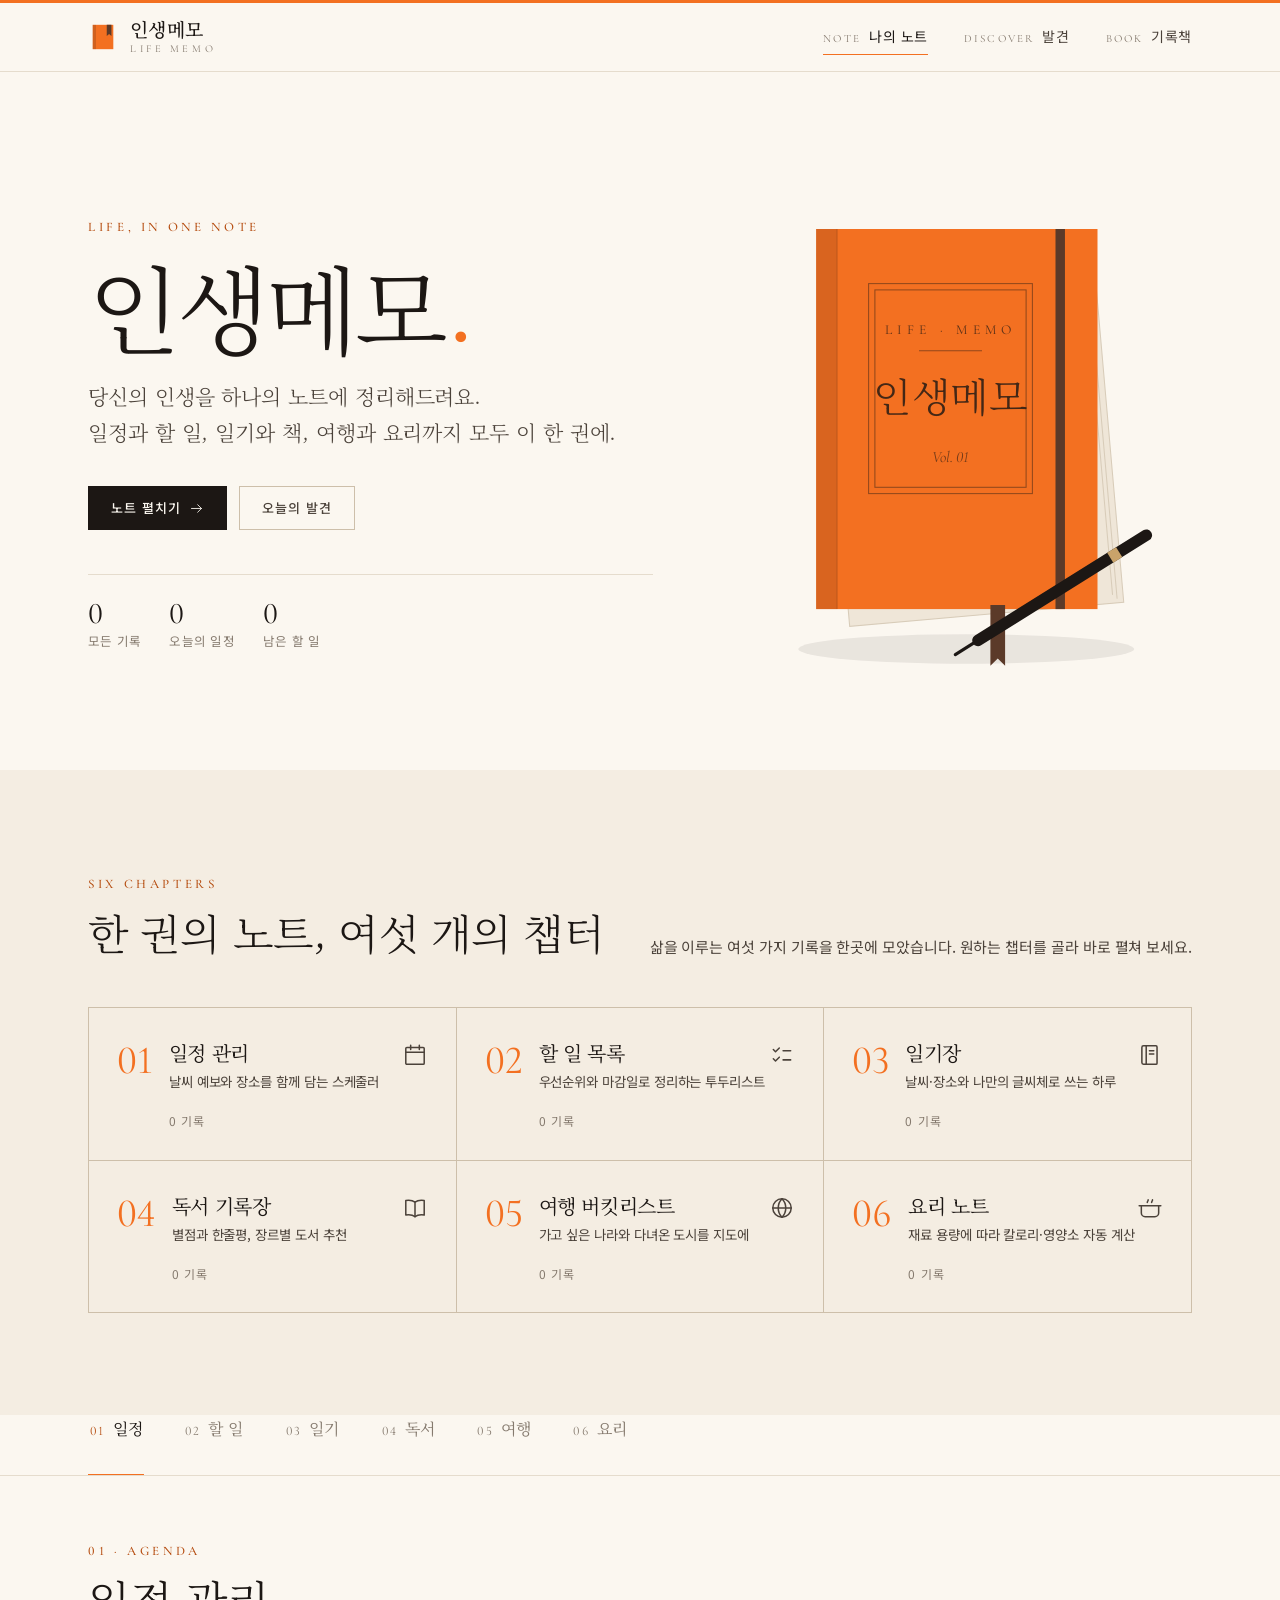
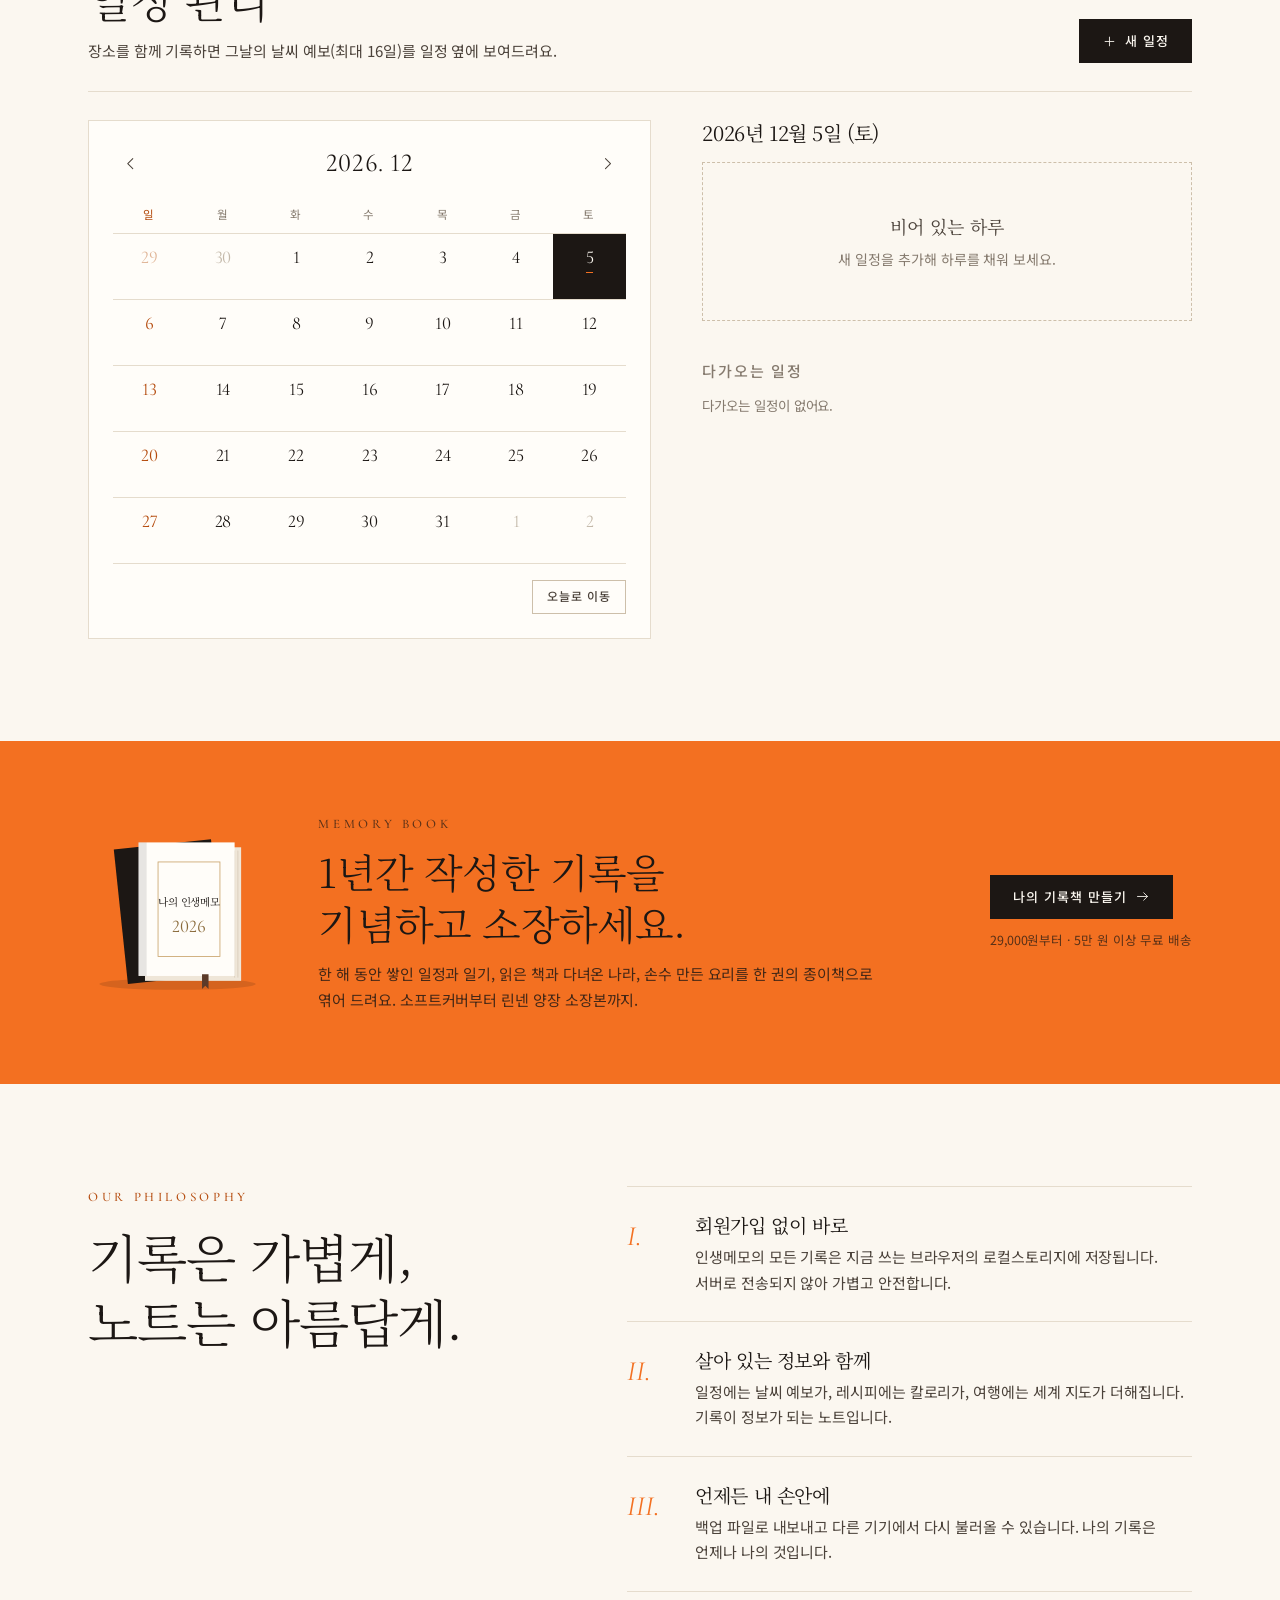
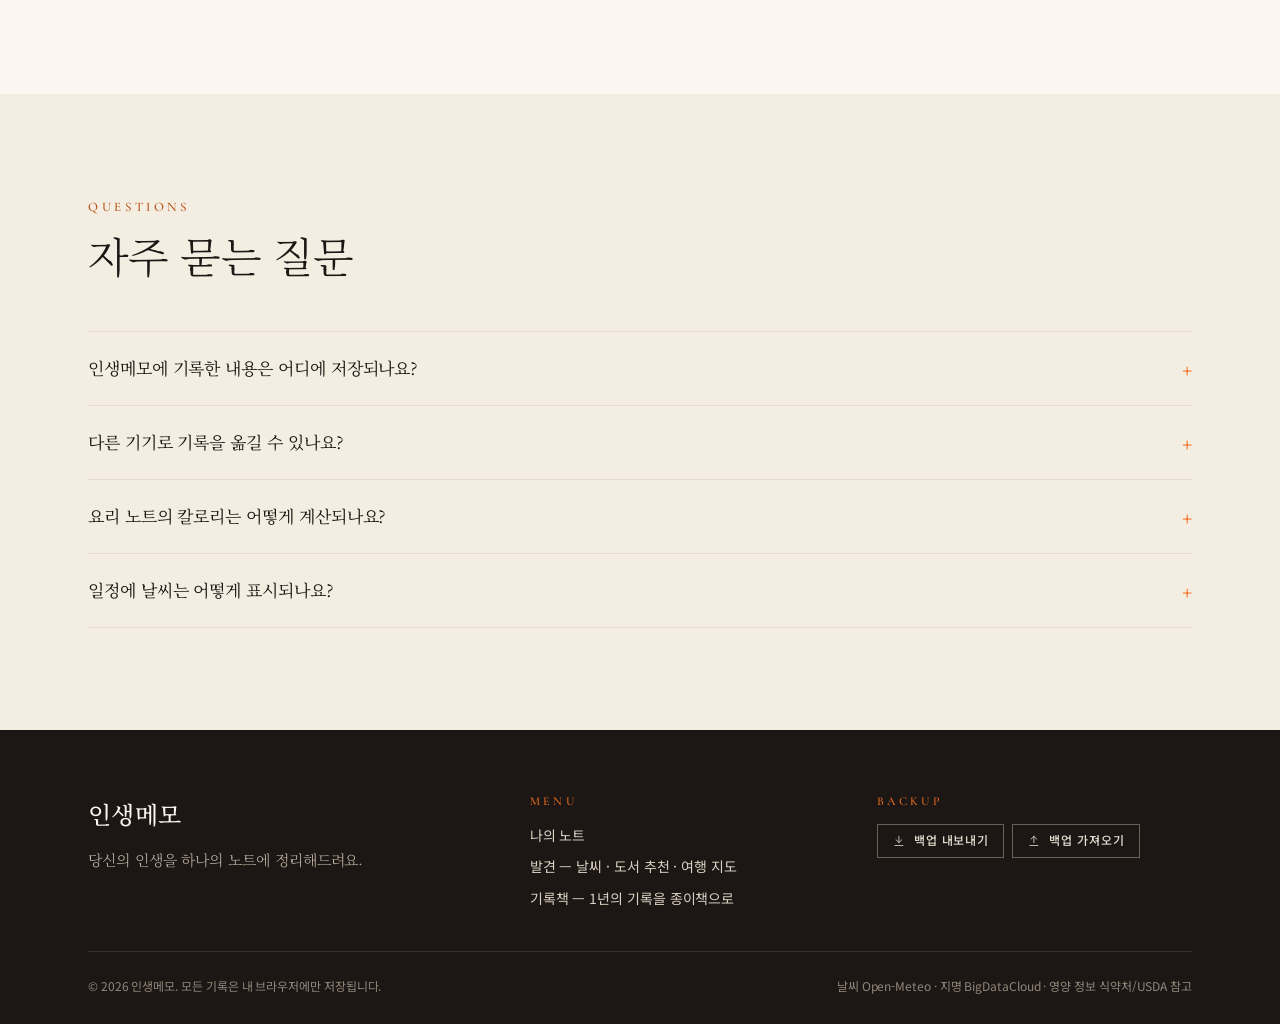
<file: index.html>
<!doctype html>
<html lang="ko">
<head>
  <meta charset="utf-8">
  <meta name="viewport" content="width=device-width, initial-scale=1, viewport-fit=cover">
  <title>인생메모 | 일정·할 일·일기·독서·여행·요리를 한 권의 노트에</title>
  <meta name="description" content="인생메모는 일정 관리, 할 일 목록, 일기장, 독서 기록장, 여행 버킷리스트, 요리 노트를 한 권의 노트에 정리하는 무료 웹 다이어리입니다. 회원가입 없이 브라우저에 바로 저장됩니다.">
  <meta name="keywords" content="인생메모, 온라인 다이어리, 일정관리, 스케줄러, 투두리스트, 일기장, 독서기록장, 여행 버킷리스트, 요리노트, 레시피 칼로리">
  <meta name="author" content="인생메모">
  <meta name="robots" content="index, follow, max-image-preview:large">
  <meta name="theme-color" content="#f37021">
  <meta name="format-detection" content="telephone=no">
  <link rel="canonical" href="https://lifememo.example.com/">

  <!-- Open Graph / Twitter -->
  <meta property="og:type" content="website">
  <meta property="og:site_name" content="인생메모">
  <meta property="og:locale" content="ko_KR">
  <meta property="og:title" content="인생메모 — 당신의 인생을 하나의 노트에 정리해드려요">
  <meta property="og:description" content="일정, 할 일, 일기, 독서, 여행, 요리. 흩어진 기록을 한 권의 아름다운 노트로.">
  <meta property="og:url" content="https://lifememo.example.com/">
  <meta property="og:image" content="https://lifememo.example.com/assets/img/og-image.png">
  <meta property="og:image:width" content="1200">
  <meta property="og:image:height" content="630">
  <meta property="og:image:alt" content="오렌지색 노트 위에 적힌 인생메모 로고">
  <meta name="twitter:card" content="summary_large_image">
  <meta name="twitter:title" content="인생메모 — 당신의 인생을 하나의 노트에 정리해드려요">
  <meta name="twitter:description" content="일정, 할 일, 일기, 독서, 여행, 요리. 흩어진 기록을 한 권의 아름다운 노트로.">
  <meta name="twitter:image" content="https://lifememo.example.com/assets/img/og-image.png">

  <link rel="icon" href="assets/img/favicon.svg" type="image/svg+xml">
  <link rel="icon" href="assets/img/favicon-32.png" sizes="32x32" type="image/png">
  <link rel="apple-touch-icon" href="assets/img/apple-touch-icon.png">
  <link rel="manifest" href="manifest.webmanifest">

  <link rel="preconnect" href="https://fonts.googleapis.com">
  <link rel="preconnect" href="https://fonts.gstatic.com" crossorigin>
  <link rel="preconnect" href="https://api.open-meteo.com" crossorigin>
  <link rel="stylesheet" href="https://fonts.googleapis.com/css2?family=Cormorant+Garamond:ital,wght@0,400;0,500;1,400&family=Noto+Sans+KR:wght@300;400;500&family=Noto+Serif+KR:wght@300;400;500&family=Nanum+Myeongjo&family=Gowun+Batang&family=Gowun+Dodum&family=Nanum+Pen+Script&family=Gaegu&display=swap">
  <link rel="stylesheet" href="css/base.css">
  <link rel="stylesheet" href="css/note.css">

  <script type="application/ld+json">
  {
    "@context": "https://schema.org",
    "@graph": [
      {
        "@type": "WebSite",
        "@id": "https://lifememo.example.com/#website",
        "name": "인생메모",
        "alternateName": "Life Memo",
        "url": "https://lifememo.example.com/",
        "description": "당신의 인생을 하나의 노트에 정리해드려요.",
        "inLanguage": "ko-KR"
      },
      {
        "@type": "WebApplication",
        "name": "인생메모",
        "url": "https://lifememo.example.com/",
        "applicationCategory": "LifestyleApplication",
        "operatingSystem": "Any (웹 브라우저)",
        "browserRequirements": "JavaScript와 localStorage를 지원하는 최신 브라우저",
        "offers": { "@type": "Offer", "price": "0", "priceCurrency": "KRW" },
        "featureList": ["일정 관리 및 날씨 예보", "할 일 목록", "글꼴을 고를 수 있는 일기장", "별점과 한줄평 독서 기록장", "세계 지도 여행 버킷리스트", "칼로리·영양소 자동 계산 요리 노트"],
        "inLanguage": "ko-KR"
      },
      {
        "@type": "FAQPage",
        "mainEntity": [
          {
            "@type": "Question",
            "name": "인생메모에 기록한 내용은 어디에 저장되나요?",
            "acceptedAnswer": { "@type": "Answer", "text": "모든 기록은 지금 사용하는 브라우저의 로컬스토리지에만 저장됩니다. 서버로 전송되지 않으며 회원가입도 필요 없습니다." }
          },
          {
            "@type": "Question",
            "name": "다른 기기로 기록을 옮길 수 있나요?",
            "acceptedAnswer": { "@type": "Answer", "text": "페이지 하단의 '백업 내보내기'로 JSON 파일을 받은 뒤, 다른 기기에서 '백업 가져오기'로 불러오면 됩니다." }
          },
          {
            "@type": "Question",
            "name": "요리 노트의 칼로리는 어떻게 계산되나요?",
            "acceptedAnswer": { "@type": "Answer", "text": "재료와 용량을 고르면 식약처 식품영양성분 DB와 USDA 자료를 참고한 100g당 영양 정보를 바탕으로 열량, 탄수화물, 단백질, 지방, 나트륨을 자동으로 계산합니다." }
          },
          {
            "@type": "Question",
            "name": "일정에 날씨는 어떻게 표시되나요?",
            "acceptedAnswer": { "@type": "Answer", "text": "일정에 장소를 검색하거나 현재 위치를 등록하면 Open-Meteo 예보를 이용해 최대 16일 뒤까지 그날의 날씨와 기온을 보여드립니다." }
          }
        ]
      }
    ]
  }
  </script>
</head>
<body>
  <a class="skip-link" href="#main">본문 바로가기</a>

  <!-- Icon sprite -->
  <svg xmlns="http://www.w3.org/2000/svg" style="display:none">
    <symbol id="i-calendar" viewBox="0 0 24 24"><rect x="3.5" y="5" width="17" height="15.5" rx="1"/><path d="M3.5 9.5h17M8 3v4M16 3v4"/></symbol>
    <symbol id="i-checklist" viewBox="0 0 24 24"><path d="m4 7 2 2 3.5-3.5M4 15.5l2 2 3.5-3.5M13 8h7M13 16.5h7"/></symbol>
    <symbol id="i-journal" viewBox="0 0 24 24"><path d="M6 3.5h11.5a1 1 0 0 1 1 1v15a1 1 0 0 1-1 1H6A1.5 1.5 0 0 1 4.5 19V5A1.5 1.5 0 0 1 6 3.5z"/><path d="M8.5 3.5v17M11.5 8h4M11.5 11h4"/></symbol>
    <symbol id="i-book" viewBox="0 0 24 24"><path d="M12 6.5C10 5 7 4.5 3.5 5v13.5c3.5-.5 6.5 0 8.5 1.5 2-1.5 5-2 8.5-1.5V5C17 4.5 14 5 12 6.5z"/><path d="M12 6.5V20"/></symbol>
    <symbol id="i-globe" viewBox="0 0 24 24"><circle cx="12" cy="12" r="8.5"/><path d="M3.5 12h17M12 3.5c2.5 2.5 3.5 5.5 3.5 8.5s-1 6-3.5 8.5c-2.5-2.5-3.5-5.5-3.5-8.5s1-6 3.5-8.5z"/></symbol>
    <symbol id="i-pot" viewBox="0 0 24 24"><path d="M4 10h16v6.5a3.5 3.5 0 0 1-3.5 3.5h-9A3.5 3.5 0 0 1 4 16.5z"/><path d="M2 10h2M20 10h2M9.5 7c0-1 .8-1.5.8-2.5M13.5 7c0-1 .8-1.5.8-2.5"/></symbol>
    <symbol id="i-plus" viewBox="0 0 24 24"><path d="M12 5v14M5 12h14"/></symbol>
    <symbol id="i-edit" viewBox="0 0 24 24"><path d="M4 20h4L18.5 9.5l-4-4L4 16z"/></symbol>
    <symbol id="i-trash" viewBox="0 0 24 24"><path d="M4.5 7h15M9.5 7V4.5h5V7M6.5 7l1 13h9l1-13M10.5 11v5M13.5 11v5"/></symbol>
    <symbol id="i-close" viewBox="0 0 24 24"><path d="m6 6 12 12M18 6 6 18"/></symbol>
    <symbol id="i-pin" viewBox="0 0 24 24"><path d="M12 21s-6.5-6-6.5-11a6.5 6.5 0 0 1 13 0c0 5-6.5 11-6.5 11z"/><circle cx="12" cy="10" r="2.3"/></symbol>
    <symbol id="i-locate" viewBox="0 0 24 24"><circle cx="12" cy="12" r="6.5"/><circle cx="12" cy="12" r="2"/><path d="M12 2.5v3M12 18.5v3M2.5 12h3M18.5 12h3"/></symbol>
    <symbol id="i-search" viewBox="0 0 24 24"><circle cx="10.5" cy="10.5" r="6.5"/><path d="m15.5 15.5 5 5"/></symbol>
    <symbol id="i-arrow-right" viewBox="0 0 24 24"><path d="M4 12h16M14 6l6 6-6 6"/></symbol>
    <symbol id="i-chev-left" viewBox="0 0 24 24"><path d="m15 5-7 7 7 7"/></symbol>
    <symbol id="i-chev-right" viewBox="0 0 24 24"><path d="m9 5 7 7-7 7"/></symbol>
    <symbol id="i-chev-up" viewBox="0 0 24 24"><path d="m5 15 7-7 7 7"/></symbol>
    <symbol id="i-chev-down" viewBox="0 0 24 24"><path d="m5 9 7 7 7-7"/></symbol>
    <symbol id="i-star" viewBox="0 0 24 24"><path fill="currentColor" stroke="none" d="m12 2.8 2.8 5.9 6.4.8-4.7 4.4 1.2 6.4L12 17.2l-5.7 3.1 1.2-6.4-4.7-4.4 6.4-.8z"/></symbol>
    <symbol id="i-sun" viewBox="0 0 24 24"><circle cx="12" cy="12" r="4"/><path d="M12 2.5v2M12 19.5v2M2.5 12h2M19.5 12h2M5.3 5.3l1.4 1.4M17.3 17.3l1.4 1.4M5.3 18.7l1.4-1.4M17.3 6.7l1.4-1.4"/></symbol>
    <symbol id="i-moon" viewBox="0 0 24 24"><path d="M19.5 14.5A8 8 0 0 1 9.5 4.5a8 8 0 1 0 10 10z"/></symbol>
    <symbol id="i-cloud" viewBox="0 0 24 24"><path d="M7 18.5h10.5a4 4 0 0 0 .3-8A6 6 0 0 0 6.3 11 3.8 3.8 0 0 0 7 18.5z"/></symbol>
    <symbol id="i-cloud-sun" viewBox="0 0 24 24"><path d="M8.6 8.2a3.5 3.5 0 0 1 6-1.7M9 2.5V4M3.5 8H5M5 4.3l1 1"/><path d="M8 20h9.5a3.5 3.5 0 0 0 .3-7 5.2 5.2 0 0 0-9.9.6A3.2 3.2 0 0 0 8 20z"/></symbol>
    <symbol id="i-fog" viewBox="0 0 24 24"><path d="M7 12.5h10.5a3.6 3.6 0 0 0 .3-7.2 5.5 5.5 0 0 0-10.6.6A3.3 3.3 0 0 0 7 12.5zM4 16h16M6 19.5h12"/></symbol>
    <symbol id="i-drizzle" viewBox="0 0 24 24"><path d="M7 14.5h10.5a3.8 3.8 0 0 0 .3-7.5A5.8 5.8 0 0 0 6.6 8 3.5 3.5 0 0 0 7 14.5z"/><path d="M8.5 17.5v1M12 19v1M15.5 17.5v1"/></symbol>
    <symbol id="i-rain" viewBox="0 0 24 24"><path d="M7 14.5h10.5a3.8 3.8 0 0 0 .3-7.5A5.8 5.8 0 0 0 6.6 8 3.5 3.5 0 0 0 7 14.5z"/><path d="m9 17-1 3.5M12.5 17l-1 3.5M16 17l-1 3.5"/></symbol>
    <symbol id="i-snow" viewBox="0 0 24 24"><path d="M7 14.5h10.5a3.8 3.8 0 0 0 .3-7.5A5.8 5.8 0 0 0 6.6 8 3.5 3.5 0 0 0 7 14.5z"/><path d="M8.5 17.5v3M7 19h3M15.5 17.5v3M14 19h3"/></symbol>
    <symbol id="i-storm" viewBox="0 0 24 24"><path d="M7 14.5h10.5a3.8 3.8 0 0 0 .3-7.5A5.8 5.8 0 0 0 6.6 8 3.5 3.5 0 0 0 7 14.5z"/><path d="M12.5 15.5 10.5 19h3l-2 3.5"/></symbol>
    <symbol id="i-wind" viewBox="0 0 24 24"><path d="M3 8.5h11a2.5 2.5 0 1 0-2.5-2.5M3 12.5h15a2.5 2.5 0 1 1-2.5 2.5M3 16.5h7"/></symbol>
    <symbol id="i-clock" viewBox="0 0 24 24"><circle cx="12" cy="12" r="8.5"/><path d="M12 7.5V12l3 2"/></symbol>
    <symbol id="i-users" viewBox="0 0 24 24"><circle cx="9" cy="8" r="3"/><path d="M3.5 19.5a5.5 5.5 0 0 1 11 0M16 5.5a3 3 0 0 1 0 5.5M17.5 14.5a5 5 0 0 1 3 5"/></symbol>
    <symbol id="i-flame" viewBox="0 0 24 24"><path d="M12 21a6 6 0 0 0 6-6c0-4-3-6-4-9-1 2.5-2.5 3.5-3.5 2.5C9.8 7 9.8 5.5 10.2 4 7.5 6 6 9.5 6 15a6 6 0 0 0 6 6z"/></symbol>
    <symbol id="i-download" viewBox="0 0 24 24"><path d="M12 4v11M7 10l5 5 5-5M5 20h14"/></symbol>
    <symbol id="i-upload" viewBox="0 0 24 24"><path d="M12 15V4M7 9l5-5 5 5M5 20h14"/></symbol>
    <symbol id="i-check" viewBox="0 0 24 24"><path d="m5 12.5 4.5 4.5L19 7.5"/></symbol>
    <symbol id="i-map" viewBox="0 0 24 24"><path d="M3.5 6.5 9 4l6 2.5 5.5-2.5v13.5L15 20l-6-2.5-5.5 2.5zM9 4v13.5M15 6.5V20"/></symbol>
    <symbol id="i-bookmark" viewBox="0 0 24 24"><path d="M6 3.5h12v17l-6-4-6 4z"/></symbol>
  </svg>

  <header class="site-header">
    <div class="container">
      <a class="brand" href="./" aria-label="인생메모 홈">
        <svg class="brand-mark" viewBox="0 0 32 32" aria-hidden="true"><rect x="5" y="3" width="22" height="26" fill="#f37021"/><rect x="5" y="3" width="3.5" height="26" fill="#1c1714" opacity=".16"/><path d="M20 3v12l2.5-2.2L25 15V3z" fill="#5b3a29"/></svg>
        <span class="brand-text"><span class="brand-name">인생메모</span><span class="brand-sub">Life Memo</span></span>
      </a>
      <nav class="site-nav" aria-label="주요 메뉴">
        <ul>
          <li><a href="./" aria-current="page"><small>Note</small>나의 노트</a></li>
          <li><a href="discover.html"><small>Discover</small>발견</a></li>
          <li><a href="book.html"><small>Book</small>기록책</a></li>
        </ul>
      </nav>
    </div>
  </header>

  <main id="main">
    <!-- ============ Hero ============ -->
    <section class="hero" aria-labelledby="hero-title">
      <div class="container">
        <div>
          <p class="eyebrow">Life, in one note</p>
          <h1 class="hero-title" id="hero-title">인생메모<em>.</em></h1>
          <p class="hero-lead">당신의 인생을 하나의 노트에 정리해드려요.<br>일정과 할 일, 일기와 책, 여행과 요리까지 모두 이 한 권에.</p>
          <div class="hero-actions">
            <a class="btn btn--primary" href="#notebook">노트 펼치기 <svg class="icon" aria-hidden="true"><use href="#i-arrow-right"></use></svg></a>
            <a class="btn btn--ghost" href="discover.html">오늘의 발견</a>
          </div>
          <div class="hero-meta" aria-label="나의 기록 요약">
            <div><strong data-stat="total">0</strong>모든 기록</div>
            <div><strong data-stat="today">0</strong>오늘의 일정</div>
            <div><strong data-stat="todo">0</strong>남은 할 일</div>
          </div>
        </div>
        <svg class="hero-art" viewBox="0 0 400 470" role="img" aria-labelledby="hero-art-title">
          <title id="hero-art-title">갈색 리본 책갈피가 달린 오렌지색 노트</title>
          <ellipse cx="205" cy="440" rx="160" ry="14" fill="#1c1714" opacity=".08"/>
          <g transform="rotate(-5 205 230)">
            <rect x="78" y="52" width="262" height="356" fill="#efe6d8" stroke="#d8ccb9"/>
            <path d="M330 60v340M334 64v340" stroke="#d8ccb9"/>
          </g>
          <rect x="62" y="40" width="268" height="362" fill="#f37021"/>
          <rect x="62" y="40" width="20" height="362" fill="#1c1714" opacity=".12"/>
          <path d="M82 40v362" stroke="#1c1714" stroke-opacity=".18"/>
          <rect x="290" y="40" width="9" height="362" fill="#5b3a29"/>
          <path d="M228 398h14v58l-7-7-7 7z" fill="#5b3a29"/>
          <g fill="none" stroke="#1c1714" stroke-opacity=".45">
            <rect x="112" y="92" width="156" height="200"/>
            <rect x="118" y="98" width="144" height="188"/>
          </g>
          <text x="190" y="140" text-anchor="middle" font-family="Cormorant Garamond, serif" font-size="13" letter-spacing="5" fill="#1c1714" fill-opacity=".7">LIFE · MEMO</text>
          <path d="M160 156h60" stroke="#1c1714" stroke-opacity=".45"/>
          <text x="190" y="214" text-anchor="middle" font-family="Noto Serif KR, serif" font-size="38" font-weight="300" fill="#1c1714" fill-opacity=".82">인생메모</text>
          <text x="190" y="262" text-anchor="middle" font-family="Cormorant Garamond, serif" font-style="italic" font-size="15" fill="#1c1714" fill-opacity=".6">Vol. 01</text>
          <g transform="rotate(-32 300 380)">
            <rect x="196" y="374" width="200" height="11" rx="5.5" fill="#1c1714"/>
            <rect x="350" y="374" width="10" height="11" fill="#c9a36a"/>
            <path d="M196 379.5 176 379.5" stroke="#1c1714" stroke-width="3" stroke-linecap="round"/>
          </g>
        </svg>
      </div>
    </section>

    <!-- ============ Chapters ============ -->
    <section class="section section--tint" aria-labelledby="chapters-title">
      <div class="container">
        <div class="section-head">
          <div>
            <p class="eyebrow">Six chapters</p>
            <h2 id="chapters-title">한 권의 노트, 여섯 개의 챕터</h2>
          </div>
          <p class="desc">삶을 이루는 여섯 가지 기록을 한곳에 모았습니다. 원하는 챕터를 골라 바로 펼쳐 보세요.</p>
        </div>
        <ol class="chapters">
          <li><a class="chapter" href="#agenda" data-tab="agenda">
            <span class="chapter-num">01</span><svg class="icon" aria-hidden="true"><use href="#i-calendar"></use></svg>
            <h3>일정 관리</h3><p>날씨 예보와 장소를 함께 담는 스케줄러</p><span class="chapter-count" data-count="schedules">0</span>
          </a></li>
          <li><a class="chapter" href="#todo" data-tab="todo">
            <span class="chapter-num">02</span><svg class="icon" aria-hidden="true"><use href="#i-checklist"></use></svg>
            <h3>할 일 목록</h3><p>우선순위와 마감일로 정리하는 투두리스트</p><span class="chapter-count" data-count="todos">0</span>
          </a></li>
          <li><a class="chapter" href="#journal" data-tab="journal">
            <span class="chapter-num">03</span><svg class="icon" aria-hidden="true"><use href="#i-journal"></use></svg>
            <h3>일기장</h3><p>날씨·장소와 나만의 글씨체로 쓰는 하루</p><span class="chapter-count" data-count="diaries">0</span>
          </a></li>
          <li><a class="chapter" href="#library" data-tab="library">
            <span class="chapter-num">04</span><svg class="icon" aria-hidden="true"><use href="#i-book"></use></svg>
            <h3>독서 기록장</h3><p>별점과 한줄평, 장르별 도서 추천</p><span class="chapter-count" data-count="books">0</span>
          </a></li>
          <li><a class="chapter" href="#voyage" data-tab="voyage">
            <span class="chapter-num">05</span><svg class="icon" aria-hidden="true"><use href="#i-globe"></use></svg>
            <h3>여행 버킷리스트</h3><p>가고 싶은 나라와 다녀온 도시를 지도에</p><span class="chapter-count" data-count="trips">0</span>
          </a></li>
          <li><a class="chapter" href="#cuisine" data-tab="cuisine">
            <span class="chapter-num">06</span><svg class="icon" aria-hidden="true"><use href="#i-pot"></use></svg>
            <h3>요리 노트</h3><p>재료 용량에 따라 칼로리·영양소 자동 계산</p><span class="chapter-count" data-count="recipes">0</span>
          </a></li>
        </ol>
      </div>
    </section>

    <!-- ============ Notebook (CRUD) ============ -->
    <section class="notebook" id="notebook" aria-label="나의 노트">
      <div class="tabbar">
        <div class="container">
          <div class="tabs" role="tablist" aria-label="노트 챕터">
            <button role="tab" id="tab-agenda" aria-controls="agenda" aria-selected="true"><span>01</span>일정</button>
            <button role="tab" id="tab-todo" aria-controls="todo" aria-selected="false" tabindex="-1"><span>02</span>할 일</button>
            <button role="tab" id="tab-journal" aria-controls="journal" aria-selected="false" tabindex="-1"><span>03</span>일기</button>
            <button role="tab" id="tab-library" aria-controls="library" aria-selected="false" tabindex="-1"><span>04</span>독서</button>
            <button role="tab" id="tab-voyage" aria-controls="voyage" aria-selected="false" tabindex="-1"><span>05</span>여행</button>
            <button role="tab" id="tab-cuisine" aria-controls="cuisine" aria-selected="false" tabindex="-1"><span>06</span>요리</button>
          </div>
        </div>
      </div>

      <div class="container">
        <!-- 01 Agenda -->
        <section class="panel" id="agenda" role="tabpanel" aria-labelledby="tab-agenda" tabindex="0">
          <header class="panel-head">
            <div>
              <p class="eyebrow">01 · Agenda</p>
              <h2 class="panel-title">일정 관리</h2>
              <p class="panel-desc">장소를 함께 기록하면 그날의 날씨 예보(최대 16일)를 일정 옆에 보여드려요.</p>
            </div>
            <button class="btn btn--primary" type="button" data-action="new-event"><svg class="icon" aria-hidden="true"><use href="#i-plus"></use></svg>새 일정</button>
          </header>
          <div class="agenda-grid">
            <div class="calendar card">
              <div class="cal-head">
                <button class="icon-btn" type="button" id="cal-prev" aria-label="이전 달"><svg class="icon" aria-hidden="true"><use href="#i-chev-left"></use></svg></button>
                <h3 id="cal-title" aria-live="polite"></h3>
                <button class="icon-btn" type="button" id="cal-next" aria-label="다음 달"><svg class="icon" aria-hidden="true"><use href="#i-chev-right"></use></svg></button>
              </div>
              <div class="cal-week" aria-hidden="true"><span>일</span><span>월</span><span>화</span><span>수</span><span>목</span><span>금</span><span>토</span></div>
              <div class="cal-days" id="cal-days" role="grid" aria-labelledby="cal-title"></div>
              <div class="cal-foot"><button class="btn btn--ghost btn--sm" type="button" id="cal-today">오늘로 이동</button></div>
            </div>
            <div class="agenda-side">
              <h3 class="side-title" id="agenda-day-title"></h3>
              <ul class="event-list" id="agenda-day-list"></ul>
              <h3 class="side-title side-title--sub">다가오는 일정</h3>
              <ul class="event-list event-list--compact" id="agenda-upcoming"></ul>
            </div>
          </div>
        </section>

        <!-- 02 To-do -->
        <section class="panel" id="todo" role="tabpanel" aria-labelledby="tab-todo" tabindex="0" hidden>
          <header class="panel-head">
            <div>
              <p class="eyebrow">02 · To-do</p>
              <h2 class="panel-title">할 일 목록</h2>
              <p class="panel-desc">우선순위와 마감일을 정해 두면 급한 일부터 위로 올라와요. 항목을 두 번 누르면 바로 고칠 수 있어요.</p>
            </div>
          </header>
          <form class="todo-add card" id="todo-form" autocomplete="off">
            <label class="sr-only" for="todo-text">할 일</label>
            <input class="input" id="todo-text" name="text" placeholder="오늘 해야 할 일을 적어 보세요" maxlength="120" required>
            <label class="sr-only" for="todo-priority">우선순위</label>
            <select class="select" id="todo-priority" name="priority">
              <option value="1">높음</option>
              <option value="2" selected>보통</option>
              <option value="3">낮음</option>
            </select>
            <label class="sr-only" for="todo-due">마감일</label>
            <input class="input" type="date" id="todo-due" name="due">
            <button class="btn btn--primary" type="submit"><svg class="icon" aria-hidden="true"><use href="#i-plus"></use></svg>추가</button>
          </form>
          <div class="todo-toolbar">
            <div class="segmented" id="todo-filter" role="group" aria-label="필터">
              <button type="button" data-filter="all" aria-pressed="true">전체</button>
              <button type="button" data-filter="active" aria-pressed="false">진행 중</button>
              <button type="button" data-filter="done" aria-pressed="false">완료</button>
            </div>
            <div class="todo-progress" aria-live="polite">
              <div class="bar"><span id="todo-bar"></span></div>
              <span id="todo-count"></span>
            </div>
            <button class="btn btn--ghost btn--sm" type="button" id="todo-clear">완료 항목 지우기</button>
          </div>
          <ul class="todo-list" id="todo-list"></ul>
        </section>

        <!-- 03 Journal -->
        <section class="panel" id="journal" role="tabpanel" aria-labelledby="tab-journal" tabindex="0" hidden>
          <header class="panel-head">
            <div>
              <p class="eyebrow">03 · Journal</p>
              <h2 class="panel-title">일기장</h2>
              <p class="panel-desc">그날의 날씨와 머문 곳을 함께 남겨 보세요. 글씨체와 글자 크기도 하루의 기분에 맞게 고를 수 있어요.</p>
            </div>
            <button class="btn btn--primary" type="button" data-action="new-journal"><svg class="icon" aria-hidden="true"><use href="#i-plus"></use></svg>오늘의 일기</button>
          </header>
          <div class="toolbar">
            <label class="search-box">
              <svg class="icon" aria-hidden="true"><use href="#i-search"></use></svg>
              <span class="sr-only">일기 검색</span>
              <input class="input" type="search" id="journal-search" placeholder="제목, 내용, 장소로 찾기">
            </label>
          </div>
          <div class="journal-list" id="journal-list"></div>
        </section>

        <!-- 04 Library -->
        <section class="panel" id="library" role="tabpanel" aria-labelledby="tab-library" tabindex="0" hidden>
          <header class="panel-head">
            <div>
              <p class="eyebrow">04 · Library</p>
              <h2 class="panel-title">독서 기록장</h2>
              <p class="panel-desc">읽은 책에 별점과 한줄평을 남기고, 장르를 고르면 추천 도서도 받아 볼 수 있어요.</p>
            </div>
            <button class="btn btn--primary" type="button" data-action="new-book"><svg class="icon" aria-hidden="true"><use href="#i-plus"></use></svg>책 기록하기</button>
          </header>
          <dl class="stat-row" id="library-stats"></dl>
          <div class="toolbar">
            <div class="segmented" id="book-status" role="group" aria-label="독서 상태">
              <button type="button" data-status="all" aria-pressed="true">전체</button>
              <button type="button" data-status="read" aria-pressed="false">읽은 책</button>
              <button type="button" data-status="wish" aria-pressed="false">읽고 싶은 책</button>
            </div>
            <label class="sr-only" for="book-genre">장르</label>
            <select class="select select--boxed" id="book-genre"><option value="">모든 장르</option></select>
            <label class="sr-only" for="book-sort">정렬</label>
            <select class="select select--boxed" id="book-sort">
              <option value="recent">최근 읽은 순</option>
              <option value="rating">별점 높은 순</option>
              <option value="title">제목 순</option>
            </select>
            <span class="spacer"></span>
            <a class="link-arrow" id="book-recommend-link" href="discover.html#books">장르별 추천 도서 보기 <svg class="icon" aria-hidden="true"><use href="#i-arrow-right"></use></svg></a>
          </div>
          <ul class="book-grid" id="book-list"></ul>
        </section>

        <!-- 05 Voyage -->
        <section class="panel" id="voyage" role="tabpanel" aria-labelledby="tab-voyage" tabindex="0" hidden>
          <header class="panel-head">
            <div>
              <p class="eyebrow">05 · Voyage</p>
              <h2 class="panel-title">여행 버킷리스트</h2>
              <p class="panel-desc">가고 싶은 나라를 우선순위와 함께 적어 두세요. 다녀온 나라와 도시는 세계 지도에서 직접 칠할 수 있어요.</p>
            </div>
            <div class="head-actions">
              <a class="btn btn--ghost" href="discover.html#voyage-map"><svg class="icon" aria-hidden="true"><use href="#i-map"></use></svg>지도에서 체크하기</a>
              <button class="btn btn--primary" type="button" data-action="new-trip"><svg class="icon" aria-hidden="true"><use href="#i-plus"></use></svg>버킷리스트 추가</button>
            </div>
          </header>
          <dl class="stat-row" id="voyage-stats"></dl>
          <div class="toolbar">
            <div class="segmented" id="trip-filter" role="group" aria-label="여행 필터">
              <button type="button" data-filter="all" aria-pressed="true">전체</button>
              <button type="button" data-filter="todo" aria-pressed="false">가고 싶은 곳</button>
              <button type="button" data-filter="done" aria-pressed="false">다녀온 곳</button>
            </div>
          </div>
          <ul class="trip-list" id="trip-list"></ul>
          <div class="city-box">
            <h3 class="side-title side-title--sub">지도에서 체크한 도시</h3>
            <ul class="chips" id="city-list"></ul>
          </div>
        </section>

        <!-- 06 Cuisine -->
        <section class="panel" id="cuisine" role="tabpanel" aria-labelledby="tab-cuisine" tabindex="0" hidden>
          <header class="panel-head">
            <div>
              <p class="eyebrow">06 · Cuisine</p>
              <h2 class="panel-title">요리 노트</h2>
              <p class="panel-desc">나만의 레시피를 재료와 조리 순서로 정리하세요. 재료와 용량을 고르는 순간 칼로리와 영양소가 계산돼요.</p>
            </div>
            <button class="btn btn--primary" type="button" data-action="new-recipe"><svg class="icon" aria-hidden="true"><use href="#i-plus"></use></svg>새 레시피</button>
          </header>
          <div class="toolbar">
            <label class="search-box">
              <svg class="icon" aria-hidden="true"><use href="#i-search"></use></svg>
              <span class="sr-only">레시피 검색</span>
              <input class="input" type="search" id="recipe-search" placeholder="요리 이름이나 재료로 찾기">
            </label>
            <div class="chips" id="recipe-cat" role="group" aria-label="요리 분류"></div>
          </div>
          <ul class="recipe-grid" id="recipe-list"></ul>
        </section>
      </div>
    </section>

    <!-- ============ Memory Book 홍보 ============ -->
    <section class="promo" aria-labelledby="promo-title">
      <div class="container">
        <svg class="promo-art" viewBox="0 0 220 200" aria-hidden="true">
          <ellipse cx="110" cy="188" rx="96" ry="7" fill="#1c1714" opacity=".14"/>
          <rect x="40" y="16" width="120" height="166" fill="#1c1714" transform="rotate(-6 100 99)"/>
          <rect x="70" y="20" width="118" height="164" fill="#efe6d8"/>
          <path d="M184 24v156M180 24v156" stroke="#d8ccb9"/>
          <rect x="62" y="14" width="118" height="164" fill="#fffdf9"/>
          <rect x="62" y="14" width="10" height="164" fill="#1c1714" opacity=".1"/>
          <rect x="86" y="38" width="76" height="116" fill="none" stroke="#c9a36a"/>
          <text x="124" y="92" text-anchor="middle" font-family="Noto Serif KR, serif" font-size="13" fill="#1c1714">나의 인생메모</text>
          <text x="124" y="124" text-anchor="middle" font-family="Cormorant Garamond, serif" font-size="22" fill="#8a6a3a">2026</text>
          <path d="M140 176h8v18l-4-4-4 4z" fill="#5b3a29"/>
        </svg>
        <div class="promo-text">
          <p class="eyebrow">Memory Book</p>
          <h2 id="promo-title">1년간 작성한 기록을<br>기념하고 소장하세요.</h2>
          <p>한 해 동안 쌓인 일정과 일기, 읽은 책과 다녀온 나라, 손수 만든 요리를 한 권의 종이책으로 엮어 드려요. 소프트커버부터 린넨 양장 소장본까지.</p>
        </div>
        <div class="promo-cta">
          <a class="btn btn--primary" href="book.html">나의 기록책 만들기 <svg class="icon" aria-hidden="true"><use href="#i-arrow-right"></use></svg></a>
          <span>29,000원부터 · 5만 원 이상 무료 배송</span>
        </div>
      </div>
    </section>

    <!-- ============ About (SEO 정적 콘텐츠) ============ -->
    <section class="section" aria-labelledby="about-title">
      <div class="container about">
        <div>
          <p class="eyebrow">Our philosophy</p>
          <h2 id="about-title" class="about-title">기록은 가볍게,<br>노트는 아름답게.</h2>
        </div>
        <ul class="about-list">
          <li>
            <span class="display-num">I.</span>
            <h3>회원가입 없이 바로</h3>
            <p>인생메모의 모든 기록은 지금 쓰는 브라우저의 로컬스토리지에 저장됩니다. 서버로 전송되지 않아 가볍고 안전합니다.</p>
          </li>
          <li>
            <span class="display-num">II.</span>
            <h3>살아 있는 정보와 함께</h3>
            <p>일정에는 날씨 예보가, 레시피에는 칼로리가, 여행에는 세계 지도가 더해집니다. 기록이 정보가 되는 노트입니다.</p>
          </li>
          <li>
            <span class="display-num">III.</span>
            <h3>언제든 내 손안에</h3>
            <p>백업 파일로 내보내고 다른 기기에서 다시 불러올 수 있습니다. 나의 기록은 언제나 나의 것입니다.</p>
          </li>
        </ul>
      </div>
    </section>

    <section class="section section--tint" aria-labelledby="faq-title">
      <div class="container">
        <div class="section-head">
          <div>
            <p class="eyebrow">Questions</p>
            <h2 id="faq-title">자주 묻는 질문</h2>
          </div>
        </div>
        <div class="faq">
          <details>
            <summary>인생메모에 기록한 내용은 어디에 저장되나요?</summary>
            <p>모든 기록은 지금 사용하는 브라우저의 로컬스토리지에만 저장됩니다. 서버로 전송되지 않으며 회원가입도 필요 없습니다.</p>
          </details>
          <details>
            <summary>다른 기기로 기록을 옮길 수 있나요?</summary>
            <p>페이지 하단의 '백업 내보내기'로 JSON 파일을 받은 뒤, 다른 기기에서 '백업 가져오기'로 불러오면 됩니다.</p>
          </details>
          <details>
            <summary>요리 노트의 칼로리는 어떻게 계산되나요?</summary>
            <p>재료와 용량을 고르면 식약처 식품영양성분 DB와 USDA 자료를 참고한 100g당 영양 정보를 바탕으로 열량, 탄수화물, 단백질, 지방, 나트륨을 자동으로 계산합니다. 참고용 근사치입니다.</p>
          </details>
          <details>
            <summary>일정에 날씨는 어떻게 표시되나요?</summary>
            <p>일정에 장소를 검색하거나 현재 위치를 등록하면 Open-Meteo 예보를 이용해 최대 16일 뒤까지 그날의 날씨와 기온을 보여드립니다.</p>
          </details>
        </div>
      </div>
    </section>
  </main>

  <footer class="site-footer">
    <div class="container">
      <div class="footer-top">
        <div class="footer-brand">
          <span class="brand-name">인생메모</span>
          <p>당신의 인생을 하나의 노트에 정리해드려요.</p>
        </div>
        <nav aria-label="바닥글 메뉴">
          <h2>Menu</h2>
          <ul>
            <li><a href="./">나의 노트</a></li>
            <li><a href="discover.html">발견 — 날씨 · 도서 추천 · 여행 지도</a></li>
            <li><a href="book.html">기록책 — 1년의 기록을 종이책으로</a></li>
          </ul>
        </nav>
        <div>
          <h2>Backup</h2>
          <div class="chips">
            <button class="btn btn--sm" type="button" data-backup-export><svg class="icon" aria-hidden="true"><use href="#i-download"></use></svg>백업 내보내기</button>
            <label class="btn btn--sm"><svg class="icon" aria-hidden="true"><use href="#i-upload"></use></svg>백업 가져오기<input type="file" accept="application/json,.json" data-backup-import hidden></label>
          </div>
        </div>
      </div>
      <div class="footer-bottom">
        <span>© <span data-year>2026</span> 인생메모. 모든 기록은 내 브라우저에만 저장됩니다.</span>
        <span>날씨 Open-Meteo · 지명 BigDataCloud · 영양 정보 식약처/USDA 참고</span>
      </div>
    </div>
  </footer>

  <!-- ===================== Dialogs ===================== -->

  <!-- 일정 -->
  <dialog class="modal" id="dlg-event" aria-labelledby="event-dlg-title">
    <form id="event-form" class="modal-form" autocomplete="off" novalidate>
      <div class="modal-head">
        <h2 id="event-dlg-title">새 일정</h2>
        <button class="icon-btn" type="button" data-close aria-label="닫기"><svg class="icon" aria-hidden="true"><use href="#i-close"></use></svg></button>
      </div>
      <div class="modal-body">
        <input type="hidden" name="id">
        <div class="form-grid">
          <label class="field span-2"><span>제목</span><input class="input" name="title" maxlength="80" required placeholder="예) 엄마 생신 저녁 식사"></label>
          <label class="field"><span>날짜</span><input class="input" type="date" name="date" required></label>
          <label class="field"><span>분류</span>
            <select class="select" name="category">
              <option value="personal">개인</option>
              <option value="work">업무</option>
              <option value="meet">약속</option>
              <option value="anniv">기념일</option>
              <option value="travel">여행</option>
            </select>
          </label>
          <label class="field"><span>시작 시간</span><input class="input" type="time" name="start"></label>
          <label class="field"><span>종료 시간</span><input class="input" type="time" name="end"></label>
          <div class="field span-2 place-field" data-place>
            <label class="field-label" for="event-place">장소 · 날씨 예보 위치</label>
            <div class="input-row">
              <input class="input" id="event-place" name="place" data-place-input placeholder="도시나 지역 이름을 검색하세요" role="combobox" aria-expanded="false" aria-controls="event-place-suggest" aria-autocomplete="list">
              <button class="btn btn--ghost btn--sm" type="button" data-place-locate><svg class="icon" aria-hidden="true"><use href="#i-locate"></use></svg>현재 위치</button>
            </div>
            <ul class="suggest" id="event-place-suggest" role="listbox" data-place-suggest hidden></ul>
            <input type="hidden" name="lat"><input type="hidden" name="lon">
            <p class="hint" data-place-status></p>
          </div>
          <label class="field span-2"><span>메모</span><textarea class="textarea" name="memo" rows="3" maxlength="500" placeholder="준비물, 예약 번호 등"></textarea></label>
        </div>
      </div>
      <div class="modal-foot">
        <button class="btn btn--danger btn--sm" type="button" id="event-delete" hidden>삭제</button>
        <span class="spacer"></span>
        <button class="btn btn--ghost btn--sm" type="button" data-close>취소</button>
        <button class="btn btn--primary btn--sm" type="submit">저장</button>
      </div>
    </form>
  </dialog>

  <!-- 일기 쓰기 -->
  <dialog class="modal modal--wide" id="dlg-journal" aria-labelledby="journal-dlg-title">
    <form id="journal-form" class="modal-form" autocomplete="off" novalidate>
      <div class="modal-head">
        <h2 id="journal-dlg-title">오늘의 일기</h2>
        <button class="icon-btn" type="button" data-close aria-label="닫기"><svg class="icon" aria-hidden="true"><use href="#i-close"></use></svg></button>
      </div>
      <div class="modal-body">
        <input type="hidden" name="id">
        <div class="form-grid">
          <label class="field"><span>날짜</span><input class="input" type="date" name="date" required></label>
          <label class="field"><span>제목</span><input class="input" name="title" maxlength="60" placeholder="오늘을 한 줄로"></label>
          <fieldset class="field span-2 weather-pick">
            <legend class="field-label">날씨</legend>
            <div class="weather-options">
              <label><input type="radio" name="weather" value="sun" checked><span><svg class="icon" aria-hidden="true"><use href="#i-sun"></use></svg>맑음</span></label>
              <label><input type="radio" name="weather" value="cloud-sun"><span><svg class="icon" aria-hidden="true"><use href="#i-cloud-sun"></use></svg>구름 조금</span></label>
              <label><input type="radio" name="weather" value="cloud"><span><svg class="icon" aria-hidden="true"><use href="#i-cloud"></use></svg>흐림</span></label>
              <label><input type="radio" name="weather" value="rain"><span><svg class="icon" aria-hidden="true"><use href="#i-rain"></use></svg>비</span></label>
              <label><input type="radio" name="weather" value="snow"><span><svg class="icon" aria-hidden="true"><use href="#i-snow"></use></svg>눈</span></label>
              <label><input type="radio" name="weather" value="wind"><span><svg class="icon" aria-hidden="true"><use href="#i-wind"></use></svg>바람</span></label>
              <button class="btn btn--ghost btn--sm" type="button" id="journal-weather-auto"><svg class="icon" aria-hidden="true"><use href="#i-locate"></use></svg>지금 날씨 불러오기</button>
            </div>
          </fieldset>
          <div class="field span-2 place-field" data-place>
            <label class="field-label" for="journal-place">장소</label>
            <div class="input-row">
              <input class="input" id="journal-place" name="place" data-place-input placeholder="오늘 머문 곳" role="combobox" aria-expanded="false" aria-controls="journal-place-suggest" aria-autocomplete="list">
              <button class="btn btn--ghost btn--sm" type="button" data-place-locate><svg class="icon" aria-hidden="true"><use href="#i-locate"></use></svg>현재 위치</button>
            </div>
            <ul class="suggest" id="journal-place-suggest" role="listbox" data-place-suggest hidden></ul>
            <input type="hidden" name="lat"><input type="hidden" name="lon">
            <p class="hint" data-place-status></p>
          </div>
          <div class="span-2 paper-tools">
            <label class="field"><span>글씨체</span>
              <select class="select" name="font" id="journal-font">
                <option value="noto-serif">본명조</option>
                <option value="nanum-myeongjo">나눔명조</option>
                <option value="gowun-batang">고운바탕</option>
                <option value="gowun-dodum">고운돋움</option>
                <option value="pen-script">나눔손글씨 펜</option>
                <option value="gaegu">개구</option>
              </select>
            </label>
            <label class="field"><span>글자 크기 <output id="journal-size-out">18</output>px</span>
              <input type="range" name="size" id="journal-size" min="14" max="32" step="1" value="18">
            </label>
          </div>
          <label class="field span-2"><span class="sr-only">내용</span>
            <textarea class="paper" name="content" id="journal-content" rows="12" placeholder="오늘은 어떤 하루였나요?" required></textarea>
          </label>
        </div>
      </div>
      <div class="modal-foot">
        <button class="btn btn--danger btn--sm" type="button" id="journal-delete" hidden>삭제</button>
        <span class="spacer"></span>
        <button class="btn btn--ghost btn--sm" type="button" data-close>취소</button>
        <button class="btn btn--primary btn--sm" type="submit">저장</button>
      </div>
    </form>
  </dialog>

  <!-- 일기 읽기 -->
  <dialog class="modal modal--wide" id="dlg-journal-view" aria-labelledby="jv-title">
    <div class="modal-head">
      <h2 id="jv-title">일기</h2>
      <button class="icon-btn" type="button" data-close aria-label="닫기"><svg class="icon" aria-hidden="true"><use href="#i-close"></use></svg></button>
    </div>
    <div class="modal-body" id="jv-body"></div>
    <div class="modal-foot">
      <button class="btn btn--danger btn--sm" type="button" id="jv-delete">삭제</button>
      <span class="spacer"></span>
      <button class="btn btn--primary btn--sm" type="button" id="jv-edit">수정하기</button>
    </div>
  </dialog>

  <!-- 책 -->
  <dialog class="modal" id="dlg-book" aria-labelledby="book-dlg-title">
    <form id="book-form" class="modal-form" autocomplete="off" novalidate>
      <div class="modal-head">
        <h2 id="book-dlg-title">책 기록하기</h2>
        <button class="icon-btn" type="button" data-close aria-label="닫기"><svg class="icon" aria-hidden="true"><use href="#i-close"></use></svg></button>
      </div>
      <div class="modal-body">
        <input type="hidden" name="id"><input type="hidden" name="coverId"><input type="hidden" name="olKey">
        <div class="form-grid">
          <label class="field span-2"><span>책 제목</span><input class="input" name="title" maxlength="100" required></label>
          <label class="field"><span>저자</span><input class="input" name="author" maxlength="60"></label>
          <label class="field"><span>장르</span><select class="select" name="genre" id="book-form-genre"></select></label>
          <fieldset class="field span-2">
            <legend class="field-label">상태</legend>
            <div class="segmented-radio">
              <label><input type="radio" name="status" value="read" checked><span>읽은 책</span></label>
              <label><input type="radio" name="status" value="wish"><span>읽고 싶은 책</span></label>
            </div>
          </fieldset>
          <fieldset class="field" data-read-only>
            <legend class="field-label">별점</legend>
            <div class="star-input">
              <input type="radio" id="rate-5" name="rating" value="5"><label for="rate-5" title="5점"><svg class="icon" aria-hidden="true"><use href="#i-star"></use></svg><span class="sr-only">5점</span></label>
              <input type="radio" id="rate-4" name="rating" value="4" checked><label for="rate-4" title="4점"><svg class="icon" aria-hidden="true"><use href="#i-star"></use></svg><span class="sr-only">4점</span></label>
              <input type="radio" id="rate-3" name="rating" value="3"><label for="rate-3" title="3점"><svg class="icon" aria-hidden="true"><use href="#i-star"></use></svg><span class="sr-only">3점</span></label>
              <input type="radio" id="rate-2" name="rating" value="2"><label for="rate-2" title="2점"><svg class="icon" aria-hidden="true"><use href="#i-star"></use></svg><span class="sr-only">2점</span></label>
              <input type="radio" id="rate-1" name="rating" value="1"><label for="rate-1" title="1점"><svg class="icon" aria-hidden="true"><use href="#i-star"></use></svg><span class="sr-only">1점</span></label>
            </div>
          </fieldset>
          <label class="field" data-read-only><span>읽은 날짜</span><input class="input" type="date" name="readDate"></label>
          <label class="field span-2"><span>한줄평</span><input class="input" name="review" maxlength="80" placeholder="이 책을 한 문장으로 남긴다면"></label>
        </div>
      </div>
      <div class="modal-foot">
        <button class="btn btn--danger btn--sm" type="button" id="book-delete" hidden>삭제</button>
        <span class="spacer"></span>
        <button class="btn btn--ghost btn--sm" type="button" data-close>취소</button>
        <button class="btn btn--primary btn--sm" type="submit">저장</button>
      </div>
    </form>
  </dialog>

  <!-- 여행 -->
  <dialog class="modal" id="dlg-trip" aria-labelledby="trip-dlg-title">
    <form id="trip-form" class="modal-form" autocomplete="off" novalidate>
      <div class="modal-head">
        <h2 id="trip-dlg-title">버킷리스트 추가</h2>
        <button class="icon-btn" type="button" data-close aria-label="닫기"><svg class="icon" aria-hidden="true"><use href="#i-close"></use></svg></button>
      </div>
      <div class="modal-body">
        <input type="hidden" name="id">
        <div class="form-grid">
          <label class="field span-2"><span>가고 싶은 나라</span>
            <input class="input" name="country" list="country-options" required placeholder="예) 프랑스">
            <datalist id="country-options"></datalist>
          </label>
          <label class="field"><span>우선순위</span>
            <select class="select" name="priority">
              <option value="1">1순위 · 꼭 가고 싶어요</option>
              <option value="2" selected>2순위 · 언젠가는</option>
              <option value="3">3순위 · 기회가 된다면</option>
            </select>
          </label>
          <label class="field"><span>계획 시기</span><input class="input" type="month" name="period"></label>
          <label class="field span-2"><span>메모</span><textarea class="textarea" name="memo" rows="3" maxlength="300" placeholder="하고 싶은 일, 가고 싶은 도시, 먹고 싶은 음식"></textarea></label>
          <label class="switch span-2"><input type="checkbox" name="visited">다녀왔어요</label>
        </div>
      </div>
      <div class="modal-foot">
        <button class="btn btn--danger btn--sm" type="button" id="trip-delete" hidden>삭제</button>
        <span class="spacer"></span>
        <button class="btn btn--ghost btn--sm" type="button" data-close>취소</button>
        <button class="btn btn--primary btn--sm" type="submit">저장</button>
      </div>
    </form>
  </dialog>

  <!-- 레시피 쓰기 -->
  <dialog class="modal modal--wide" id="dlg-recipe" aria-labelledby="recipe-dlg-title">
    <form id="recipe-form" class="modal-form" autocomplete="off" novalidate>
      <div class="modal-head">
        <h2 id="recipe-dlg-title">새 레시피</h2>
        <button class="icon-btn" type="button" data-close aria-label="닫기"><svg class="icon" aria-hidden="true"><use href="#i-close"></use></svg></button>
      </div>
      <div class="modal-body">
        <input type="hidden" name="id">
        <div class="form-grid recipe-meta">
          <label class="field span-2"><span>요리 이름</span><input class="input" name="name" maxlength="60" required placeholder="예) 엄마표 된장찌개"></label>
          <label class="field"><span>분류</span>
            <select class="select" name="category" id="recipe-form-cat"></select>
          </label>
          <div class="form-grid inner">
            <label class="field"><span>인분</span><input class="input" type="number" name="servings" min="1" max="20" value="2"></label>
            <label class="field"><span>조리 시간(분)</span><input class="input" type="number" name="time" min="0" max="600" value="30"></label>
          </div>
        </div>

        <h3 class="form-section">재료 <small>재료를 고르고 용량을 정하면 영양 정보가 바로 계산돼요</small></h3>
        <div class="ing-picker">
          <div class="field ing-name place-field">
            <label class="field-label" for="ing-q">재료</label>
            <input class="input" id="ing-q" placeholder="재료 검색 (예: 달걀, 양파, 간장)" role="combobox" aria-expanded="false" aria-controls="ing-suggest" aria-autocomplete="list">
            <ul class="suggest" id="ing-suggest" role="listbox" hidden></ul>
          </div>
          <label class="field ing-amount"><span>용량</span><input class="input" type="number" id="ing-amount" min="0" step="any" value="100"></label>
          <label class="field ing-unit"><span>단위</span><select class="select" id="ing-unit"><option value="g">g</option></select></label>
          <button class="btn btn--accent btn--sm" type="button" id="ing-add"><svg class="icon" aria-hidden="true"><use href="#i-plus"></use></svg>재료 추가</button>
        </div>
        <div class="nutri-preview" id="ing-preview" aria-live="polite"></div>

        <div class="table-wrap">
          <table class="ing-table">
            <thead><tr><th scope="col">재료</th><th scope="col">용량</th><th scope="col">열량</th><th scope="col">탄수화물</th><th scope="col">단백질</th><th scope="col">지방</th><th scope="col">나트륨</th><th scope="col"><span class="sr-only">삭제</span></th></tr></thead>
            <tbody id="ing-rows"></tbody>
          </table>
        </div>
        <div class="nutri-total" id="nutri-total"></div>

        <h3 class="form-section">조리 순서</h3>
        <ol class="step-list" id="step-list"></ol>
        <button class="btn btn--ghost btn--sm" type="button" id="step-add"><svg class="icon" aria-hidden="true"><use href="#i-plus"></use></svg>단계 추가</button>

        <label class="field" style="margin-top:28px"><span>메모</span><textarea class="textarea" name="memo" rows="2" maxlength="300" placeholder="맛을 내는 비법, 곁들이면 좋은 음식"></textarea></label>
      </div>
      <div class="modal-foot">
        <button class="btn btn--danger btn--sm" type="button" id="recipe-delete" hidden>삭제</button>
        <span class="spacer"></span>
        <button class="btn btn--ghost btn--sm" type="button" data-close>취소</button>
        <button class="btn btn--primary btn--sm" type="submit">저장</button>
      </div>
    </form>
  </dialog>

  <!-- 레시피 보기 -->
  <dialog class="modal modal--wide" id="dlg-recipe-view" aria-labelledby="rv-title">
    <div class="modal-head">
      <h2 id="rv-title">레시피</h2>
      <button class="icon-btn" type="button" data-close aria-label="닫기"><svg class="icon" aria-hidden="true"><use href="#i-close"></use></svg></button>
    </div>
    <div class="modal-body" id="rv-body"></div>
    <div class="modal-foot">
      <button class="btn btn--danger btn--sm" type="button" id="rv-delete">삭제</button>
      <span class="spacer"></span>
      <button class="btn btn--primary btn--sm" type="button" id="rv-edit">수정하기</button>
    </div>
  </dialog>

  <noscript><p style="padding:24px;text-align:center">인생메모의 노트 기능을 사용하려면 자바스크립트를 켜 주세요.</p></noscript>

  <script src="js/core.js" defer></script>
  <script src="js/data/countries.js" defer></script>
  <script src="js/data/ingredients.js" defer></script>
  <script src="js/note/agenda.js" defer></script>
  <script src="js/note/todo.js" defer></script>
  <script src="js/note/journal.js" defer></script>
  <script src="js/note/library.js" defer></script>
  <script src="js/note/voyage.js" defer></script>
  <script src="js/note/cuisine.js" defer></script>
  <script src="js/note/main.js" defer></script>
</body>
</html>
</file>
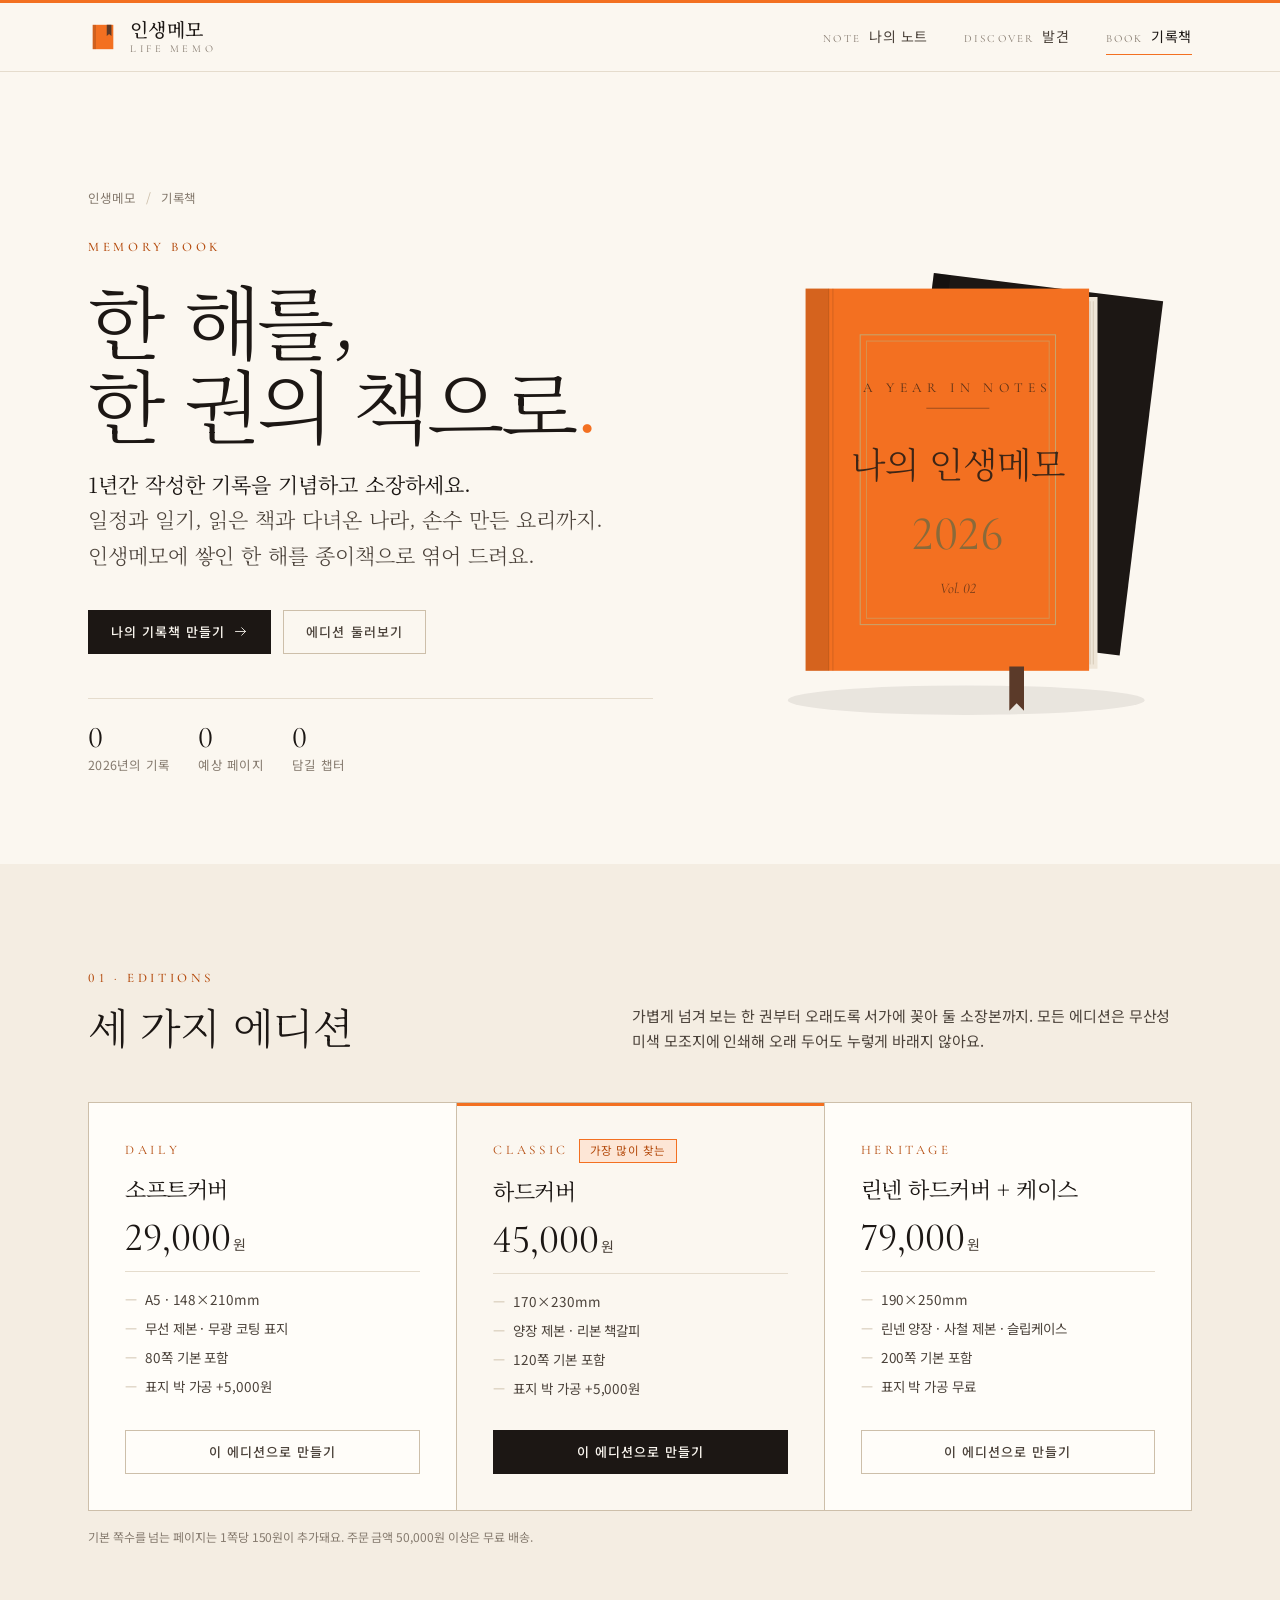
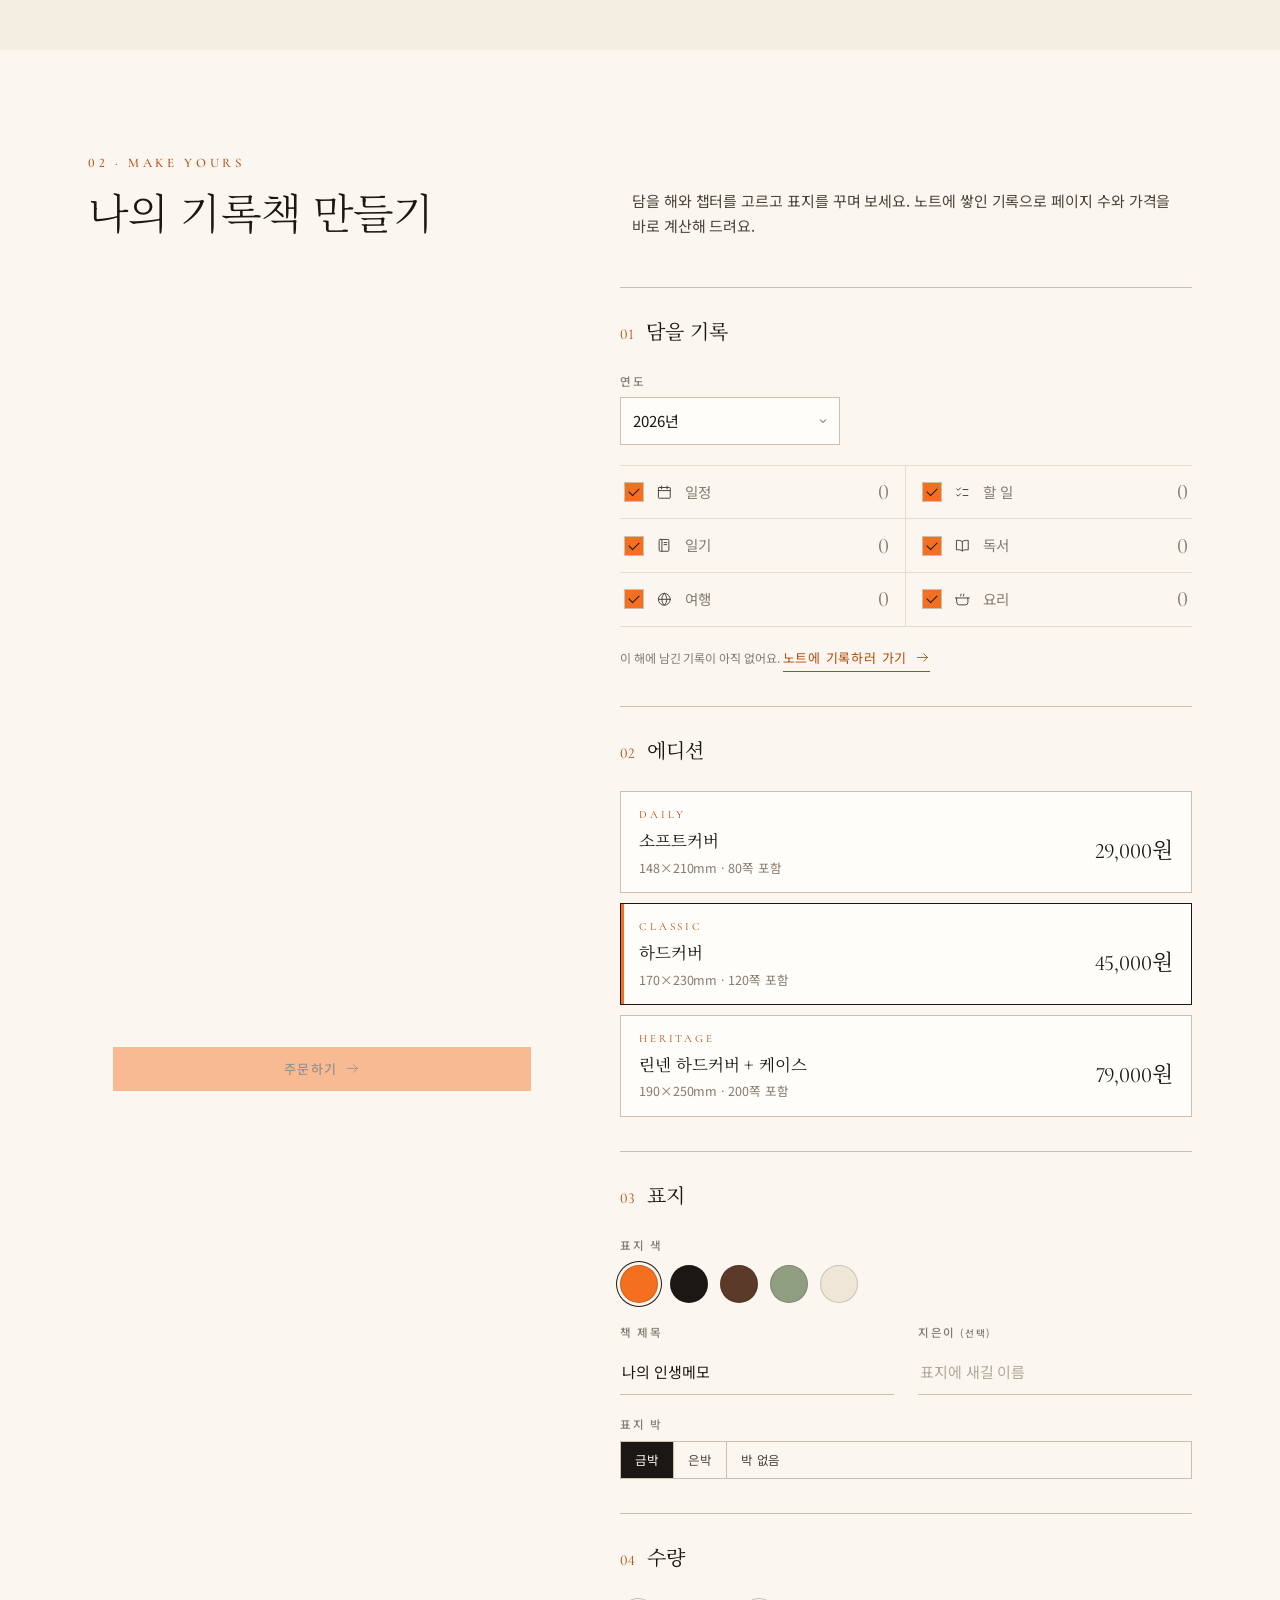
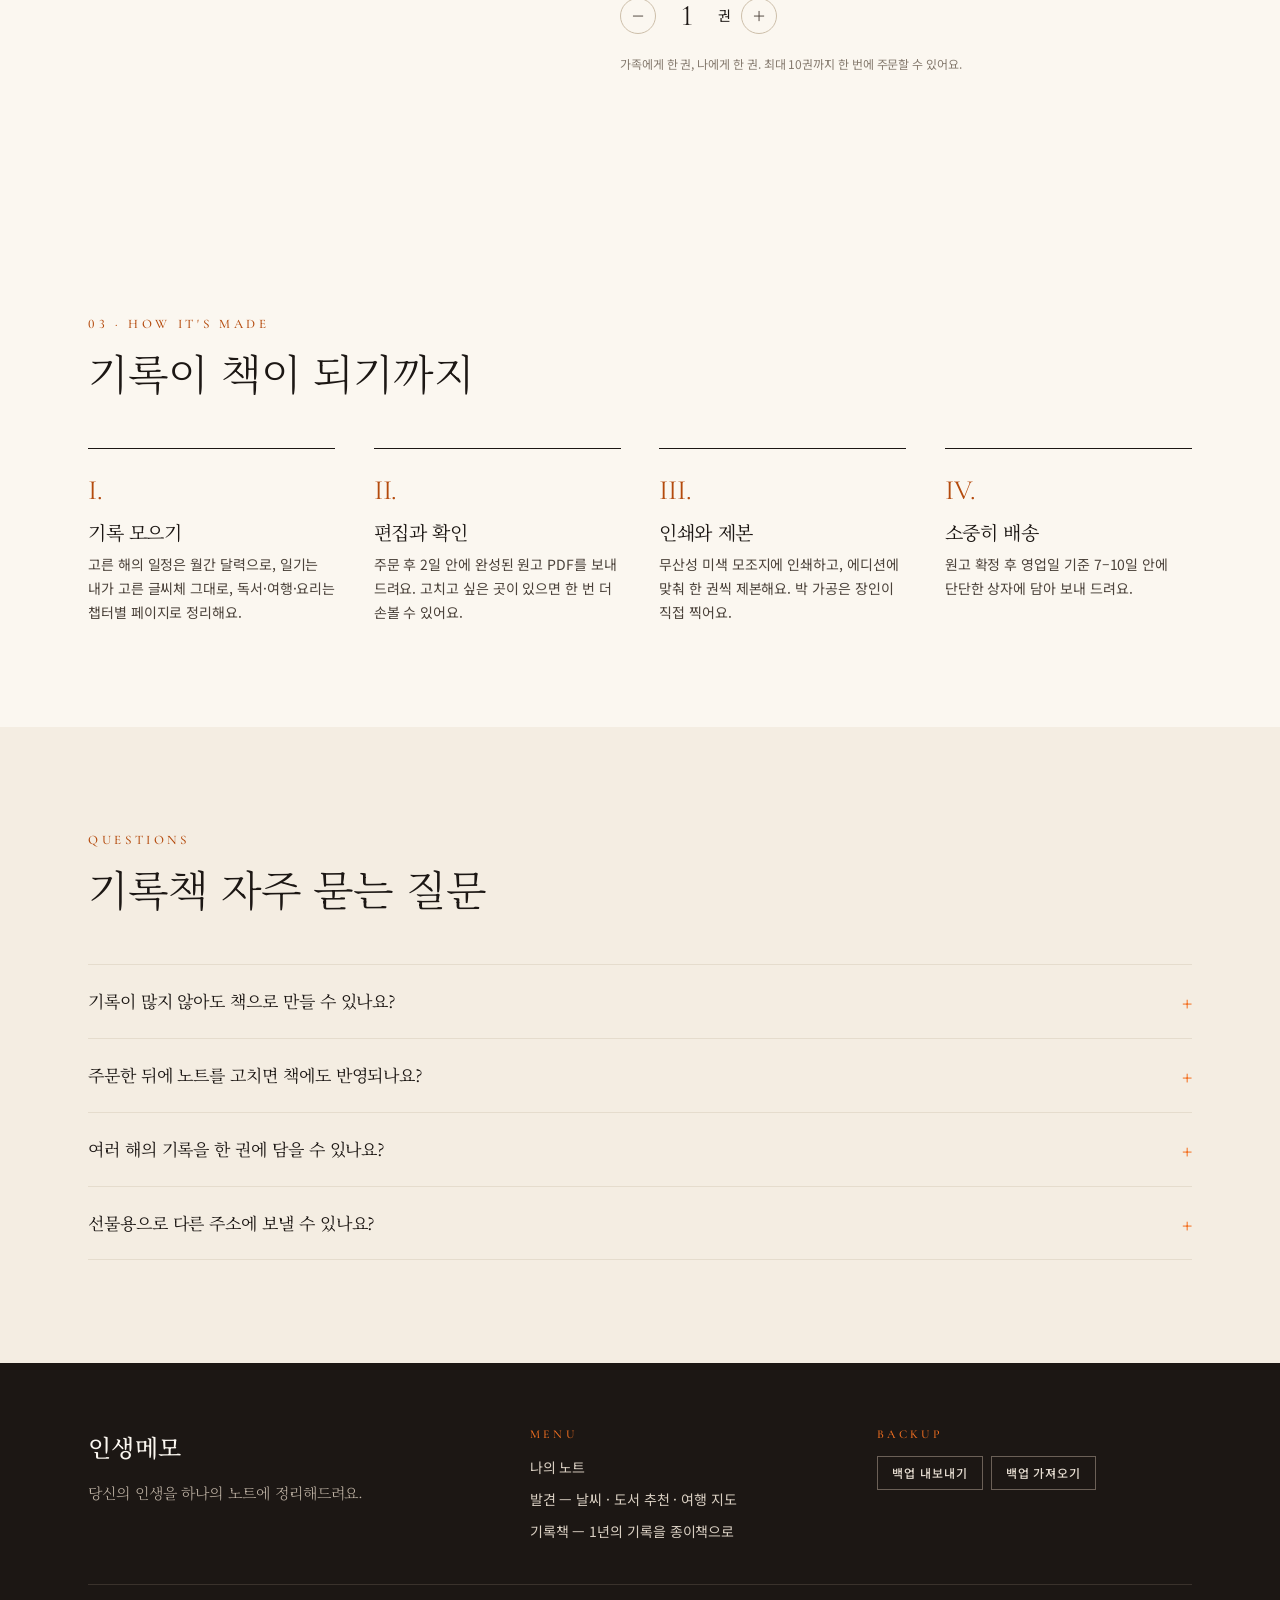
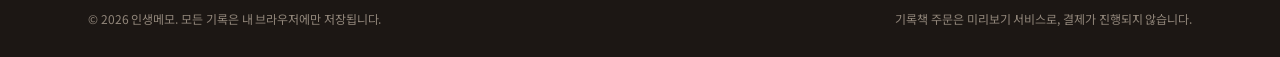
<file: book.html>
<!doctype html>
<html lang="ko">
<head>
  <meta charset="utf-8">
  <meta name="viewport" content="width=device-width, initial-scale=1, viewport-fit=cover">
  <title>기록책 만들기 | 1년의 기록을 한 권의 종이책으로 — 인생메모</title>
  <meta name="description" content="1년간 작성한 기록을 기념하고 소장하세요. 인생메모에 쌓인 일정, 일기, 독서 기록, 여행, 요리 노트를 소프트커버·하드커버·린넨 양장 종이책으로 엮어 드립니다.">
  <meta name="keywords" content="기록책, 다이어리 책 만들기, 일기 출판, 포토북, 1년 기록, 연말 선물, 나만의 책, 양장본 제작, 인생메모">
  <meta name="author" content="인생메모">
  <meta name="robots" content="index, follow, max-image-preview:large">
  <meta name="theme-color" content="#f37021">
  <meta name="format-detection" content="telephone=no">
  <link rel="canonical" href="https://lifememo.example.com/book.html">

  <meta property="og:type" content="website">
  <meta property="og:site_name" content="인생메모">
  <meta property="og:locale" content="ko_KR">
  <meta property="og:title" content="기록책 — 한 해를, 한 권의 책으로 | 인생메모">
  <meta property="og:description" content="1년간 작성한 기록을 기념하고 소장하세요. 인생메모의 한 해를 종이책으로 엮어 드려요.">
  <meta property="og:url" content="https://lifememo.example.com/book.html">
  <meta property="og:image" content="https://lifememo.example.com/assets/img/og-image.png">
  <meta property="og:image:width" content="1200">
  <meta property="og:image:height" content="630">
  <meta property="og:image:alt" content="오렌지색 노트 위에 적힌 인생메모 로고">
  <meta name="twitter:card" content="summary_large_image">
  <meta name="twitter:title" content="기록책 — 한 해를, 한 권의 책으로 | 인생메모">
  <meta name="twitter:description" content="1년간 작성한 기록을 기념하고 소장하세요. 인생메모의 한 해를 종이책으로 엮어 드려요.">
  <meta name="twitter:image" content="https://lifememo.example.com/assets/img/og-image.png">

  <link rel="icon" href="assets/img/favicon.svg" type="image/svg+xml">
  <link rel="icon" href="assets/img/favicon-32.png" sizes="32x32" type="image/png">
  <link rel="apple-touch-icon" href="assets/img/apple-touch-icon.png">
  <link rel="manifest" href="manifest.webmanifest">

  <link rel="preconnect" href="https://fonts.googleapis.com">
  <link rel="preconnect" href="https://fonts.gstatic.com" crossorigin>
  <link rel="stylesheet" href="https://fonts.googleapis.com/css2?family=Cormorant+Garamond:ital,wght@0,400;0,500;1,400&family=Noto+Sans+KR:wght@300;400;500&family=Noto+Serif+KR:wght@300;400;500&display=swap">
  <link rel="stylesheet" href="css/base.css">
  <link rel="stylesheet" href="css/book.css">

  <script type="application/ld+json">
  {
    "@context": "https://schema.org",
    "@graph": [
      {
        "@type": "WebPage",
        "@id": "https://lifememo.example.com/book.html#webpage",
        "url": "https://lifememo.example.com/book.html",
        "name": "기록책 만들기 — 1년의 기록을 한 권의 종이책으로",
        "description": "1년간 작성한 기록을 기념하고 소장하세요. 인생메모의 일정, 일기, 독서, 여행, 요리 기록을 종이책으로 제작합니다.",
        "inLanguage": "ko-KR",
        "isPartOf": { "@id": "https://lifememo.example.com/#website" }
      },
      {
        "@type": "BreadcrumbList",
        "itemListElement": [
          { "@type": "ListItem", "position": 1, "name": "인생메모", "item": "https://lifememo.example.com/" },
          { "@type": "ListItem", "position": 2, "name": "기록책", "item": "https://lifememo.example.com/book.html" }
        ]
      },
      {
        "@type": "Product",
        "name": "인생메모 기록책 Daily — 소프트커버",
        "description": "A5(148×210mm) 무선 제본 소프트커버. 80쪽 기본 포함.",
        "brand": { "@type": "Brand", "name": "인생메모" },
        "offers": { "@type": "Offer", "price": "29000", "priceCurrency": "KRW", "availability": "https://schema.org/PreOrder" }
      },
      {
        "@type": "Product",
        "name": "인생메모 기록책 Classic — 하드커버",
        "description": "170×230mm 양장 하드커버, 리본 책갈피. 120쪽 기본 포함.",
        "brand": { "@type": "Brand", "name": "인생메모" },
        "offers": { "@type": "Offer", "price": "45000", "priceCurrency": "KRW", "availability": "https://schema.org/PreOrder" }
      },
      {
        "@type": "Product",
        "name": "인생메모 기록책 Heritage — 린넨 하드커버 + 케이스",
        "description": "190×250mm 린넨 양장, 사철 제본, 소장용 슬립케이스와 박 가공 포함. 200쪽 기본 포함.",
        "brand": { "@type": "Brand", "name": "인생메모" },
        "offers": { "@type": "Offer", "price": "79000", "priceCurrency": "KRW", "availability": "https://schema.org/PreOrder" }
      }
    ]
  }
  </script>
</head>
<body>
  <a class="skip-link" href="#main">본문 바로가기</a>

  <svg xmlns="http://www.w3.org/2000/svg" style="display:none">
    <symbol id="i-calendar" viewBox="0 0 24 24"><rect x="3.5" y="5" width="17" height="15.5" rx="1"/><path d="M3.5 9.5h17M8 3v4M16 3v4"/></symbol>
    <symbol id="i-checklist" viewBox="0 0 24 24"><path d="m4 7 2 2 3.5-3.5M4 15.5l2 2 3.5-3.5M13 8h7M13 16.5h7"/></symbol>
    <symbol id="i-journal" viewBox="0 0 24 24"><path d="M6 3.5h11.5a1 1 0 0 1 1 1v15a1 1 0 0 1-1 1H6A1.5 1.5 0 0 1 4.5 19V5A1.5 1.5 0 0 1 6 3.5z"/><path d="M8.5 3.5v17M11.5 8h4M11.5 11h4"/></symbol>
    <symbol id="i-book" viewBox="0 0 24 24"><path d="M12 6.5C10 5 7 4.5 3.5 5v13.5c3.5-.5 6.5 0 8.5 1.5 2-1.5 5-2 8.5-1.5V5C17 4.5 14 5 12 6.5z"/><path d="M12 6.5V20"/></symbol>
    <symbol id="i-globe" viewBox="0 0 24 24"><circle cx="12" cy="12" r="8.5"/><path d="M3.5 12h17M12 3.5c2.5 2.5 3.5 5.5 3.5 8.5s-1 6-3.5 8.5c-2.5-2.5-3.5-5.5-3.5-8.5s1-6 3.5-8.5z"/></symbol>
    <symbol id="i-pot" viewBox="0 0 24 24"><path d="M4 10h16v6.5a3.5 3.5 0 0 1-3.5 3.5h-9A3.5 3.5 0 0 1 4 16.5z"/><path d="M2 10h2M20 10h2M9.5 7c0-1 .8-1.5.8-2.5M13.5 7c0-1 .8-1.5.8-2.5"/></symbol>
    <symbol id="i-plus" viewBox="0 0 24 24"><path d="M12 5v14M5 12h14"/></symbol>
    <symbol id="i-minus" viewBox="0 0 24 24"><path d="M5 12h14"/></symbol>
    <symbol id="i-close" viewBox="0 0 24 24"><path d="m6 6 12 12M18 6 6 18"/></symbol>
    <symbol id="i-arrow-right" viewBox="0 0 24 24"><path d="M4 12h16M14 6l6 6-6 6"/></symbol>
    <symbol id="i-check" viewBox="0 0 24 24"><path d="m5 12.5 4.5 4.5L19 7.5"/></symbol>
    <symbol id="i-trash" viewBox="0 0 24 24"><path d="M4.5 7h15M9.5 7V4.5h5V7M6.5 7l1 13h9l1-13M10.5 11v5M13.5 11v5"/></symbol>
    <symbol id="i-bookmark" viewBox="0 0 24 24"><path d="M6 3.5h12v17l-6-4-6 4z"/></symbol>
  </svg>

  <header class="site-header">
    <div class="container">
      <a class="brand" href="./" aria-label="인생메모 홈">
        <svg class="brand-mark" viewBox="0 0 32 32" aria-hidden="true"><rect x="5" y="3" width="22" height="26" fill="#f37021"/><rect x="5" y="3" width="3.5" height="26" fill="#1c1714" opacity=".16"/><path d="M20 3v12l2.5-2.2L25 15V3z" fill="#5b3a29"/></svg>
        <span class="brand-text"><span class="brand-name">인생메모</span><span class="brand-sub">Life Memo</span></span>
      </a>
      <nav class="site-nav" aria-label="주요 메뉴">
        <ul>
          <li><a href="./"><small>Note</small>나의 노트</a></li>
          <li><a href="discover.html"><small>Discover</small>발견</a></li>
          <li><a href="book.html" aria-current="page"><small>Book</small>기록책</a></li>
        </ul>
      </nav>
    </div>
  </header>

  <main id="main">
    <!-- ============ Hero ============ -->
    <section class="hero bk-hero" aria-labelledby="bk-title">
      <div class="container">
        <div>
          <nav class="breadcrumb" aria-label="현재 위치"><ol><li><a href="./">인생메모</a></li><li aria-current="page">기록책</li></ol></nav>
          <p class="eyebrow">Memory Book</p>
          <h1 class="hero-title bk-title" id="bk-title">한 해를,<br>한 권의 책으로<em>.</em></h1>
          <p class="hero-lead"><strong class="bk-lead-strong">1년간 작성한 기록을 기념하고 소장하세요.</strong><br>일정과 일기, 읽은 책과 다녀온 나라, 손수 만든 요리까지.<br>인생메모에 쌓인 한 해를 종이책으로 엮어 드려요.</p>
          <div class="hero-actions">
            <a class="btn btn--primary" href="#builder">나의 기록책 만들기 <svg class="icon" aria-hidden="true"><use href="#i-arrow-right"></use></svg></a>
            <a class="btn btn--ghost" href="#editions">에디션 둘러보기</a>
          </div>
          <div class="hero-meta" aria-label="올해 기록 요약">
            <div><strong data-hero="records">0</strong><span data-hero="year-label">올해의 기록</span></div>
            <div><strong data-hero="pages">0</strong>예상 페이지</div>
            <div><strong data-hero="chapters">0</strong>담길 챕터</div>
          </div>
        </div>
        <svg class="hero-art" viewBox="0 0 400 470" role="img" aria-labelledby="bk-art-title">
          <title id="bk-art-title">금박 글씨가 새겨진 오렌지색 하드커버 기록책과 그 뒤에 놓인 지난해의 검은 기록책</title>
          <ellipse cx="205" cy="444" rx="170" ry="14" fill="#1c1714" opacity=".08"/>
          <!-- 지난해 책 -->
          <g transform="rotate(7 250 240)">
            <rect x="150" y="48" width="220" height="340" fill="#1c1714"/>
            <rect x="150" y="48" width="16" height="340" fill="#000" opacity=".25"/>
            <text x="268" y="120" text-anchor="middle" font-family="Cormorant Garamond, serif" font-size="12" letter-spacing="4" fill="#c9a36a">VOL. 2025</text>
          </g>
          <!-- 책등 쪽 종이 단면 -->
          <path d="M318 60h12v354h-12z" fill="#efe6d8"/>
          <path d="M320 64v346M323 64v346M326 64v346" stroke="#d8ccb9"/>
          <!-- 올해 책 -->
          <rect x="52" y="52" width="270" height="364" fill="#f37021"/>
          <rect x="52" y="52" width="22" height="364" fill="#1c1714" opacity=".14"/>
          <path d="M74 52v364M78 52v364" stroke="#1c1714" stroke-opacity=".14"/>
          <g fill="none" stroke="#c9a36a">
            <rect x="104" y="96" width="186" height="276"/>
            <rect x="110" y="102" width="174" height="264" stroke-opacity=".6"/>
          </g>
          <text x="197" y="150" text-anchor="middle" font-family="Cormorant Garamond, serif" font-size="13" letter-spacing="5" fill="#1c1714" fill-opacity=".72">A YEAR IN NOTES</text>
          <path d="M167 166h60" stroke="#1c1714" stroke-opacity=".4"/>
          <text x="197" y="232" text-anchor="middle" font-family="Noto Serif KR, serif" font-size="34" font-weight="300" fill="#1c1714" fill-opacity=".85">나의 인생메모</text>
          <text x="197" y="300" text-anchor="middle" font-family="Cormorant Garamond, serif" font-size="46" fill="#8a6a3a">2026</text>
          <text x="197" y="342" text-anchor="middle" font-family="Cormorant Garamond, serif" font-style="italic" font-size="14" fill="#1c1714" fill-opacity=".6">Vol. 02</text>
          <!-- 리본 책갈피 -->
          <path d="M246 412h14v42l-7-7-7 7z" fill="#5b3a29"/>
        </svg>
      </div>
    </section>

    <!-- ============ Editions ============ -->
    <section class="section section--tint" id="editions" aria-labelledby="editions-title">
      <div class="container">
        <div class="section-head">
          <div>
            <p class="eyebrow">01 · Editions</p>
            <h2 id="editions-title">세 가지 에디션</h2>
          </div>
          <p class="desc">가볍게 넘겨 보는 한 권부터 오래도록 서가에 꽂아 둘 소장본까지. 모든 에디션은 무산성 미색 모조지에 인쇄해 오래 두어도 누렇게 바래지 않아요.</p>
        </div>
        <ul class="editions">
          <li class="edition">
            <p class="edition-kicker">Daily</p>
            <h3>소프트커버</h3>
            <p class="edition-price"><span class="display-num">29,000</span>원</p>
            <ul class="edition-spec">
              <li>A5 · 148×210mm</li>
              <li>무선 제본 · 무광 코팅 표지</li>
              <li>80쪽 기본 포함</li>
              <li>표지 박 가공 +5,000원</li>
            </ul>
            <button class="btn btn--ghost" type="button" data-pick-edition="soft">이 에디션으로 만들기</button>
          </li>
          <li class="edition edition--featured">
            <p class="edition-kicker">Classic <span class="tag tag--orange">가장 많이 찾는</span></p>
            <h3>하드커버</h3>
            <p class="edition-price"><span class="display-num">45,000</span>원</p>
            <ul class="edition-spec">
              <li>170×230mm</li>
              <li>양장 제본 · 리본 책갈피</li>
              <li>120쪽 기본 포함</li>
              <li>표지 박 가공 +5,000원</li>
            </ul>
            <button class="btn btn--primary" type="button" data-pick-edition="hard">이 에디션으로 만들기</button>
          </li>
          <li class="edition">
            <p class="edition-kicker">Heritage</p>
            <h3>린넨 하드커버 + 케이스</h3>
            <p class="edition-price"><span class="display-num">79,000</span>원</p>
            <ul class="edition-spec">
              <li>190×250mm</li>
              <li>린넨 양장 · 사철 제본 · 슬립케이스</li>
              <li>200쪽 기본 포함</li>
              <li>표지 박 가공 무료</li>
            </ul>
            <button class="btn btn--ghost" type="button" data-pick-edition="linen">이 에디션으로 만들기</button>
          </li>
        </ul>
        <p class="hint editions-note">기본 쪽수를 넘는 페이지는 1쪽당 150원이 추가돼요. 주문 금액 50,000원 이상은 무료 배송.</p>
      </div>
    </section>

    <!-- ============ Builder ============ -->
    <section class="section" id="builder" aria-labelledby="builder-title">
      <div class="container">
        <div class="section-head">
          <div>
            <p class="eyebrow">02 · Make yours</p>
            <h2 id="builder-title">나의 기록책 만들기</h2>
          </div>
          <p class="desc">담을 해와 챕터를 고르고 표지를 꾸며 보세요. 노트에 쌓인 기록으로 페이지 수와 가격을 바로 계산해 드려요.</p>
        </div>

        <div class="builder">
          <aside class="bk-aside" aria-label="미리보기와 주문 금액">
            <div class="cover-stage">
              <div class="cover" id="cover" data-edition="hard" data-tone="light" aria-hidden="true">
                <span class="cover-frame">
                  <span class="cover-eyebrow">A YEAR IN NOTES</span>
                  <span class="cover-rule"></span>
                  <span class="cover-title" id="cover-title">나의 인생메모</span>
                  <span class="cover-year" id="cover-year">2026</span>
                  <span class="cover-author" id="cover-author"></span>
                </span>
                <span class="cover-ribbon"></span>
              </div>
              <p class="cover-caption" id="cover-caption" aria-live="polite"></p>
            </div>

            <div class="receipt card">
              <dl class="receipt-rows" id="receipt"></dl>
              <div class="receipt-total"><span>총 결제 금액</span><strong id="receipt-total">0원</strong></div>
              <button class="btn btn--accent receipt-cta" type="button" id="order-open">주문하기 <svg class="icon" aria-hidden="true"><use href="#i-arrow-right"></use></svg></button>
              <p class="hint" id="order-hint">지금은 주문 접수만 받는 미리보기 서비스예요. 실제 결제는 진행되지 않아요.</p>
            </div>
          </aside>

          <form class="bk-form" id="book-form" autocomplete="off" novalidate>
            <fieldset class="bk-step">
              <legend><span class="display-num">01</span>담을 기록</legend>
              <label class="field bk-year">
                <span>연도</span>
                <select class="select select--boxed" name="year" id="bk-year"></select>
              </label>
              <div class="bk-chapters" id="bk-chapters" role="group" aria-label="책에 담을 챕터"></div>
              <p class="hint" id="bk-empty" hidden>이 해에 남긴 기록이 아직 없어요. <a class="link-arrow" href="./#notebook">노트에 기록하러 가기 <svg class="icon" aria-hidden="true"><use href="#i-arrow-right"></use></svg></a></p>
            </fieldset>

            <fieldset class="bk-step">
              <legend><span class="display-num">02</span>에디션</legend>
              <div class="bk-editions" id="bk-editions"></div>
            </fieldset>

            <fieldset class="bk-step">
              <legend><span class="display-num">03</span>표지</legend>
              <div class="field">
                <span id="color-label">표지 색</span>
                <div class="swatches" role="radiogroup" aria-labelledby="color-label" id="bk-colors"></div>
              </div>
              <div class="form-grid">
                <label class="field">
                  <span>책 제목</span>
                  <input class="input" name="title" id="bk-title-input" maxlength="16" value="나의 인생메모" required>
                </label>
                <label class="field">
                  <span>지은이 <small class="muted">(선택)</small></span>
                  <input class="input" name="author" id="bk-author" maxlength="14" placeholder="표지에 새길 이름">
                </label>
              </div>
              <div class="field">
                <span id="foil-label">표지 박</span>
                <div class="segmented" role="group" aria-labelledby="foil-label" id="bk-foil"></div>
              </div>
            </fieldset>

            <fieldset class="bk-step">
              <legend><span class="display-num">04</span>수량</legend>
              <div class="stepper">
                <button class="icon-btn" type="button" data-qty="-1" aria-label="한 권 줄이기"><svg class="icon" aria-hidden="true"><use href="#i-minus"></use></svg></button>
                <output id="bk-qty" aria-live="polite">1</output><span>권</span>
                <button class="icon-btn" type="button" data-qty="1" aria-label="한 권 늘리기"><svg class="icon" aria-hidden="true"><use href="#i-plus"></use></svg></button>
              </div>
              <p class="hint">가족에게 한 권, 나에게 한 권. 최대 10권까지 한 번에 주문할 수 있어요.</p>
            </fieldset>
          </form>
        </div>
      </div>
    </section>

    <!-- ============ My orders ============ -->
    <section class="section section--tint" id="orders" aria-labelledby="orders-title" hidden>
      <div class="container">
        <div class="section-head">
          <div>
            <p class="eyebrow">My orders</p>
            <h2 id="orders-title">나의 주문</h2>
          </div>
        </div>
        <ul class="order-list" id="order-list"></ul>
      </div>
    </section>

    <!-- ============ Process (SEO 정적 콘텐츠) ============ -->
    <section class="section" aria-labelledby="process-title">
      <div class="container">
        <div class="section-head">
          <div>
            <p class="eyebrow">03 · How it's made</p>
            <h2 id="process-title">기록이 책이 되기까지</h2>
          </div>
        </div>
        <ol class="process">
          <li><span class="display-num">I.</span><h3>기록 모으기</h3><p>고른 해의 일정은 월간 달력으로, 일기는 내가 고른 글씨체 그대로, 독서·여행·요리는 챕터별 페이지로 정리해요.</p></li>
          <li><span class="display-num">II.</span><h3>편집과 확인</h3><p>주문 후 2일 안에 완성된 원고 PDF를 보내 드려요. 고치고 싶은 곳이 있으면 한 번 더 손볼 수 있어요.</p></li>
          <li><span class="display-num">III.</span><h3>인쇄와 제본</h3><p>무산성 미색 모조지에 인쇄하고, 에디션에 맞춰 한 권씩 제본해요. 박 가공은 장인이 직접 찍어요.</p></li>
          <li><span class="display-num">IV.</span><h3>소중히 배송</h3><p>원고 확정 후 영업일 기준 7–10일 안에 단단한 상자에 담아 보내 드려요.</p></li>
        </ol>
      </div>
    </section>

    <section class="section section--tint" aria-labelledby="bk-faq-title">
      <div class="container">
        <div class="section-head">
          <div>
            <p class="eyebrow">Questions</p>
            <h2 id="bk-faq-title">기록책 자주 묻는 질문</h2>
          </div>
        </div>
        <div class="faq">
          <details>
            <summary>기록이 많지 않아도 책으로 만들 수 있나요?</summary>
            <p>네. 기록이 적은 해에는 한 해 요약, 월별 달력, 메모 페이지를 더해 최소 24쪽으로 엮어 드려요. 몇 줄의 기록도 한 권의 책이 됩니다.</p>
          </details>
          <details>
            <summary>주문한 뒤에 노트를 고치면 책에도 반영되나요?</summary>
            <p>책에는 주문하는 순간의 기록이 담겨요. 원고 PDF를 받은 뒤 수정을 요청하시면 그때의 기록으로 다시 엮어 드려요.</p>
          </details>
          <details>
            <summary>여러 해의 기록을 한 권에 담을 수 있나요?</summary>
            <p>기록책은 한 해에 한 권을 원칙으로 해요. 해마다 Vol. 01, Vol. 02처럼 쌓아 가면 서가에 나만의 연대기가 생겨요.</p>
          </details>
          <details>
            <summary>선물용으로 다른 주소에 보낼 수 있나요?</summary>
            <p>주문할 때 받는 분 정보를 따로 적으면 돼요. 가격표 없이 포장해 보내 드려요.</p>
          </details>
        </div>
      </div>
    </section>
  </main>

  <footer class="site-footer">
    <div class="container">
      <div class="footer-top">
        <div class="footer-brand">
          <span class="brand-name">인생메모</span>
          <p>당신의 인생을 하나의 노트에 정리해드려요.</p>
        </div>
        <nav aria-label="바닥글 메뉴">
          <h2>Menu</h2>
          <ul>
            <li><a href="./">나의 노트</a></li>
            <li><a href="discover.html">발견 — 날씨 · 도서 추천 · 여행 지도</a></li>
            <li><a href="book.html">기록책 — 1년의 기록을 종이책으로</a></li>
          </ul>
        </nav>
        <div>
          <h2>Backup</h2>
          <div class="chips">
            <button class="btn btn--sm" type="button" data-backup-export>백업 내보내기</button>
            <label class="btn btn--sm">백업 가져오기<input type="file" accept="application/json,.json" data-backup-import hidden></label>
          </div>
        </div>
      </div>
      <div class="footer-bottom">
        <span>© <span data-year>2026</span> 인생메모. 모든 기록은 내 브라우저에만 저장됩니다.</span>
        <span>기록책 주문은 미리보기 서비스로, 결제가 진행되지 않습니다.</span>
      </div>
    </div>
  </footer>

  <!-- 주문서 -->
  <dialog class="modal" id="dlg-order" aria-labelledby="order-dlg-title">
    <form id="order-form" class="modal-form" autocomplete="on" novalidate>
      <div class="modal-head">
        <h2 id="order-dlg-title">주문서</h2>
        <button class="icon-btn" type="button" data-close aria-label="닫기"><svg class="icon" aria-hidden="true"><use href="#i-close"></use></svg></button>
      </div>
      <div class="modal-body">
        <div class="order-summary" id="order-summary"></div>
        <div class="form-grid">
          <label class="field">
            <span>받는 분</span>
            <input class="input" name="name" autocomplete="name" maxlength="20" required>
          </label>
          <label class="field">
            <span>연락처</span>
            <input class="input" name="phone" type="tel" autocomplete="tel" inputmode="tel" placeholder="010-0000-0000" maxlength="20" required>
          </label>
          <label class="field span-2">
            <span>주소</span>
            <input class="input" name="address" autocomplete="street-address" maxlength="120" required>
          </label>
          <label class="field span-2">
            <span>배송 요청사항 <small class="muted">(선택)</small></span>
            <input class="input" name="memo" maxlength="60" placeholder="예) 선물 포장해 주세요">
          </label>
        </div>
      </div>
      <div class="modal-foot">
        <span class="hint">결제 없이 주문 접수만 저장돼요.</span>
        <span class="spacer"></span>
        <button class="btn btn--ghost btn--sm" type="button" data-close>취소</button>
        <button class="btn btn--primary btn--sm" type="submit">주문 접수</button>
      </div>
    </form>
  </dialog>

  <noscript><p style="padding:24px;text-align:center">기록책 미리보기를 보려면 자바스크립트를 켜 주세요.</p></noscript>

  <script src="js/core.js" defer></script>
  <script src="js/book/book.js" defer></script>
</body>
</html>
</file>
<file: css/base.css>
/* ==========================================================================
   인생메모 — 공통 디자인 시스템
   아이보리 종이 + 잉크 블랙 + 오렌지 포인트, 절제된 세리프 타이포그래피
   ========================================================================== */

:root {
  --paper: #fbf7f0;
  --paper-2: #f4ede2;
  --surface: #fffdf9;
  --ink: #1c1714;
  --ink-2: #4b423a;
  --muted: #857a6e;
  --line: #e5dccd;
  --line-strong: #cdbfaa;
  --orange: #f37021;
  --orange-soft: #fde6d6;
  --orange-ink: #b44a0c;
  --brown: #5b3a29;
  --danger: #a23b2a;
  --success: #4f6b3a;

  --serif: "Noto Serif KR", "Nanum Myeongjo", serif;
  --display: "Cormorant Garamond", "Noto Serif KR", serif;
  --sans: "Noto Sans KR", system-ui, -apple-system, "Apple SD Gothic Neo", "Malgun Gothic", sans-serif;

  --gutter: clamp(16px, 4vw, 48px);
  --maxw: 1200px;
  --ease: cubic-bezier(.2, .7, .2, 1);
  --shadow: 0 1px 2px rgba(28, 23, 20, .04), 0 12px 32px -12px rgba(28, 23, 20, .12);
}

*,
*::before,
*::after { box-sizing: border-box; }

html { scroll-behavior: smooth; -webkit-text-size-adjust: 100%; scroll-padding-top: 71px; /* 고정 헤더 높이 */ }

body {
  margin: 0;
  background: var(--paper);
  color: var(--ink);
  font-family: var(--sans);
  font-weight: 400;
  font-size: 15px;
  line-height: 1.7;
  letter-spacing: -0.005em;
  word-break: keep-all;
  overflow-wrap: anywhere;
  font-variant-numeric: lining-nums;
  -webkit-font-smoothing: antialiased;
}

img, svg { display: block; max-width: 100%; }
a { color: inherit; text-decoration: none; }
button, input, select, textarea { font: inherit; color: inherit; letter-spacing: inherit; }
button { cursor: pointer; }
h1, h2, h3, h4 { margin: 0; font-family: var(--serif); font-weight: 400; line-height: 1.3; letter-spacing: -0.02em; }
p { margin: 0; }
ul, ol { margin: 0; padding: 0; }
[hidden] { display: none !important; }

:focus-visible { outline: 2px solid var(--orange); outline-offset: 3px; }

.sr-only {
  position: absolute; width: 1px; height: 1px; padding: 0; margin: -1px;
  overflow: hidden; clip: rect(0 0 0 0); white-space: nowrap; border: 0;
}

.skip-link {
  position: absolute; left: 16px; top: -60px; z-index: 100;
  background: var(--ink); color: var(--paper); padding: 10px 16px; font-size: 13px;
  transition: top .2s var(--ease);
}
.skip-link:focus { top: 12px; }

.container { width: 100%; max-width: var(--maxw); margin-inline: auto; padding-inline: var(--gutter); }

.icon { width: 1.15em; height: 1.15em; flex: none; fill: none; stroke: currentColor; stroke-width: 1.4; stroke-linecap: round; stroke-linejoin: round; }

/* ---------- Typography helpers ---------- */
.eyebrow {
  font-family: var(--display);
  font-size: 13px;
  font-weight: 500;
  letter-spacing: .28em;
  text-transform: uppercase;
  color: var(--orange-ink);
}
.eyebrow--muted { color: var(--muted); }
.serif { font-family: var(--serif); }
.display-num { font-family: var(--display); font-weight: 400; font-variant-numeric: lining-nums; }
.muted { color: var(--muted); }
.rule { height: 1px; background: var(--line); border: 0; margin: 0; }

/* ---------- Header ---------- */
.site-header {
  position: sticky; top: 0; z-index: 40;
  background: color-mix(in srgb, var(--paper) 92%, transparent);
  backdrop-filter: saturate(1.2) blur(10px);
  -webkit-backdrop-filter: saturate(1.2) blur(10px);
  border-bottom: 1px solid var(--line);
}
.site-header::before { content: ""; display: block; height: 3px; background: var(--orange); }
.site-header .container { display: flex; align-items: center; justify-content: space-between; gap: 16px; height: 68px; }

.brand { display: flex; align-items: center; gap: 12px; }
.brand-mark { width: 30px; height: 30px; }
.brand-text { display: flex; flex-direction: column; line-height: 1.1; }
.brand-name { font-family: var(--serif); font-size: 19px; font-weight: 500; letter-spacing: .02em; }
.brand-sub { font-family: var(--display); font-size: 10.5px; letter-spacing: .34em; color: var(--muted); text-transform: uppercase; margin-top: 3px; }

.site-nav ul { display: flex; gap: clamp(14px, 3vw, 36px); list-style: none; }
.site-nav a {
  position: relative; display: inline-flex; align-items: baseline; gap: 8px;
  font-size: 14px; letter-spacing: .04em; padding: 6px 0; color: var(--ink-2);
  transition: color .2s;
}
.site-nav a small { font-family: var(--display); font-size: 11px; letter-spacing: .2em; text-transform: uppercase; color: var(--muted); }
.site-nav a::after {
  content: ""; position: absolute; left: 0; right: 0; bottom: 0; height: 1px;
  background: var(--orange); transform: scaleX(0); transform-origin: left; transition: transform .35s var(--ease);
}
.site-nav a:hover, .site-nav a[aria-current="page"] { color: var(--ink); }
.site-nav a:hover::after, .site-nav a[aria-current="page"]::after { transform: scaleX(1); }
@media (max-width: 560px) {
  .brand-sub, .site-nav a small { display: none; }
  .brand-mark { width: 26px; height: 26px; }
}

/* ---------- Hero ---------- */
.hero { position: relative; padding: clamp(56px, 9vw, 120px) 0 clamp(48px, 7vw, 96px); overflow: hidden; }
.hero .container { display: grid; grid-template-columns: 1.1fr .9fr; align-items: center; gap: clamp(32px, 6vw, 80px); }
.hero-title { font-size: clamp(48px, 8vw, 96px); font-weight: 300; letter-spacing: -0.04em; line-height: 1.05; margin: 18px 0 22px; }
.hero-title em { font-style: normal; color: var(--orange); }
.hero-lead { font-family: var(--serif); font-size: clamp(17px, 2vw, 21px); font-weight: 300; color: var(--ink-2); line-height: 1.7; }
.hero-actions { display: flex; flex-wrap: wrap; gap: 12px; margin-top: 36px; }
.hero-art { justify-self: center; width: min(100%, 420px); }
.hero-meta { display: flex; gap: 28px; margin-top: 44px; padding-top: 22px; border-top: 1px solid var(--line); flex-wrap: wrap; }
.hero-meta div { font-size: 12.5px; color: var(--muted); letter-spacing: .02em; }
.hero-meta strong { display: block; font-family: var(--display); font-size: 30px; font-weight: 400; color: var(--ink); line-height: 1.1; }
@media (max-width: 860px) {
  .hero .container { grid-template-columns: 1fr; }
  .hero-art { order: -1; width: min(70%, 300px); }
}

/* ---------- Breadcrumb ---------- */
.breadcrumb ol { list-style: none; display: flex; gap: 10px; font-size: 12.5px; color: var(--muted); margin-bottom: 36px; }
.breadcrumb li + li::before { content: "/"; margin-right: 10px; color: var(--line-strong); }
.breadcrumb a:hover { color: var(--ink); }

/* ---------- Section heads ---------- */
.section { padding: clamp(56px, 8vw, 104px) 0; }
.section--tint { background: var(--paper-2); }
.section-head { display: flex; align-items: flex-end; justify-content: space-between; gap: 24px; flex-wrap: wrap; margin-bottom: clamp(28px, 4vw, 48px); }
.section-head h2 { font-size: clamp(28px, 3.6vw, 42px); font-weight: 300; margin-top: 10px; }
.section-head p.desc { color: var(--ink-2); max-width: 560px; margin-top: 10px; }

/* ---------- Buttons ---------- */
.btn {
  display: inline-flex; align-items: center; justify-content: center; gap: 8px;
  min-height: 44px; padding: 0 22px;
  background: transparent; border: 1px solid var(--ink); border-radius: 0;
  font-size: 13px; font-weight: 500; letter-spacing: .08em; white-space: nowrap;
  transition: background .25s var(--ease), color .25s var(--ease), border-color .25s var(--ease);
}
.btn:hover { background: var(--ink); color: var(--paper); }
.btn--primary { background: var(--ink); color: var(--paper); }
.btn--primary:hover { background: var(--orange); border-color: var(--orange); color: var(--ink); }
.btn--accent { background: var(--orange); border-color: var(--orange); color: var(--ink); }
.btn--accent:hover { background: var(--ink); border-color: var(--ink); color: var(--paper); }
.btn--ghost { border-color: var(--line-strong); color: var(--ink-2); }
.btn--ghost:hover { border-color: var(--ink); }
.btn--danger { border-color: var(--danger); color: var(--danger); }
.btn--danger:hover { background: var(--danger); color: var(--surface); }
.btn--sm { min-height: 34px; padding: 0 14px; font-size: 12px; }
.btn:disabled { opacity: .45; pointer-events: none; }

.link-arrow { display: inline-flex; align-items: center; gap: 8px; font-size: 13px; letter-spacing: .06em; color: var(--orange-ink); border-bottom: 1px solid currentColor; padding-bottom: 2px; }
.link-arrow .icon { transition: transform .25s var(--ease); }
.link-arrow:hover .icon { transform: translateX(4px); }

.icon-btn {
  display: inline-grid; place-items: center; width: 36px; height: 36px;
  border: 1px solid transparent; background: transparent; color: var(--ink-2); border-radius: 50%;
  transition: background .2s, color .2s, border-color .2s;
}
.icon-btn:hover { background: var(--paper-2); color: var(--ink); }
.icon-btn--danger:hover { color: var(--danger); }

/* ---------- Cards / chips / tags ---------- */
.card { background: var(--surface); border: 1px solid var(--line); }
.tag {
  display: inline-flex; align-items: center; gap: 5px; height: 24px; padding: 0 10px;
  border: 1px solid var(--line-strong); font-size: 11.5px; letter-spacing: .04em; color: var(--ink-2); white-space: nowrap;
}
.tag--orange { border-color: var(--orange); color: var(--orange-ink); background: var(--orange-soft); }
.tag--ink { border-color: var(--ink); background: var(--ink); color: var(--paper); }

.chips { display: flex; flex-wrap: wrap; gap: 8px; }
.chip {
  height: 36px; padding: 0 16px; border: 1px solid var(--line-strong); background: transparent;
  font-size: 13px; color: var(--ink-2); transition: all .2s var(--ease);
}
.chip:hover { border-color: var(--ink); color: var(--ink); }
.chip[aria-pressed="true"], .chip.is-active { background: var(--ink); border-color: var(--ink); color: var(--paper); }

.segmented { display: inline-flex; border: 1px solid var(--line-strong); }
.segmented button { height: 36px; padding: 0 14px; border: 0; background: transparent; font-size: 12.5px; color: var(--ink-2); }
.segmented button + button { border-left: 1px solid var(--line-strong); }
.segmented button[aria-pressed="true"] { background: var(--ink); color: var(--paper); }

/* ---------- Forms ---------- */
.field { display: flex; flex-direction: column; gap: 6px; min-width: 0; }
.field > span, .field-label {
  font-size: 11.5px; font-weight: 500; letter-spacing: .14em; color: var(--muted); text-transform: uppercase;
}
.input, .select, .textarea {
  width: 100%; min-height: 44px; padding: 10px 2px;
  background: transparent; border: 0; border-bottom: 1px solid var(--line-strong); border-radius: 0;
  font-size: 15px; transition: border-color .2s;
}
.input:focus, .select:focus, .textarea:focus { outline: none; border-bottom-color: var(--orange); box-shadow: 0 1px 0 var(--orange); }
.input::placeholder, .textarea::placeholder { color: #b3a898; }
.textarea { resize: vertical; min-height: 96px; line-height: 1.7; }
.select {
  appearance: none; -webkit-appearance: none; padding-right: 28px;
  background-image: url("data:image/svg+xml,%3Csvg xmlns='http://www.w3.org/2000/svg' width='12' height='12' viewBox='0 0 24 24' fill='none' stroke='%231c1714' stroke-width='1.6'%3E%3Cpath d='m6 9 6 6 6-6'/%3E%3C/svg%3E");
  background-repeat: no-repeat; background-position: right 4px center;
}
.input--boxed, .select--boxed { border: 1px solid var(--line-strong); padding-inline: 12px; background-color: var(--surface); }
.input--boxed:focus, .select--boxed:focus { border-color: var(--orange); box-shadow: none; }
.select--boxed { background-position: right 10px center; padding-right: 32px; }
.form-grid { display: grid; grid-template-columns: repeat(2, minmax(0, 1fr)); gap: 20px 24px; }
.form-grid .span-2 { grid-column: 1 / -1; }
@media (max-width: 600px) { .form-grid { grid-template-columns: 1fr; } }
.input-row { display: flex; gap: 8px; align-items: flex-end; }
.input-row .input { flex: 1; }
.hint { font-size: 12px; color: var(--muted); }

.check { display: inline-flex; align-items: center; gap: 10px; cursor: pointer; font-size: 14px; }
.check input { appearance: none; -webkit-appearance: none; width: 20px; height: 20px; margin: 0; border: 1px solid var(--ink-2); display: grid; place-items: center; transition: all .2s; cursor: pointer; flex: none; }
.check input::after { content: ""; width: 10px; height: 6px; border-left: 1.6px solid var(--paper); border-bottom: 1.6px solid var(--paper); transform: rotate(-45deg) translate(1px, -1px); opacity: 0; }
.check input:checked { background: var(--orange); border-color: var(--orange); }
.check input:checked::after { opacity: 1; border-color: var(--ink); }

/* switch */
.switch { position: relative; display: inline-flex; align-items: center; gap: 10px; cursor: pointer; font-size: 13px; color: var(--ink-2); }
.switch input { appearance: none; -webkit-appearance: none; width: 40px; height: 22px; margin: 0; border-radius: 22px; background: var(--line-strong); position: relative; transition: background .25s; cursor: pointer; flex: none; }
.switch input::after { content: ""; position: absolute; top: 3px; left: 3px; width: 16px; height: 16px; border-radius: 50%; background: var(--surface); transition: transform .25s var(--ease); }
.switch input:checked { background: var(--orange); }
.switch input:checked::after { transform: translateX(18px); }

/* stars */
.stars { display: inline-flex; gap: 2px; color: var(--orange); }
.stars .icon { width: 14px; height: 14px; }
.stars .icon.off { color: var(--line-strong); }
.star-input { display: inline-flex; flex-direction: row-reverse; justify-content: flex-end; gap: 4px; }
.star-input input { position: absolute; opacity: 0; pointer-events: none; }
.star-input label { cursor: pointer; color: var(--line-strong); transition: color .15s, transform .15s; }
.star-input label .icon { width: 28px; height: 28px; fill: currentColor; stroke: none; }
.star-input label:hover, .star-input label:hover ~ label,
.star-input input:checked ~ label { color: var(--orange); }
.star-input input:focus-visible + label { outline: 2px solid var(--orange); outline-offset: 2px; }

/* ---------- Dialog ---------- */
dialog.modal {
  width: min(640px, calc(100vw - 24px)); max-height: calc(100dvh - 32px);
  padding: 0; border: 0; background: var(--paper); color: var(--ink); box-shadow: 0 30px 80px -20px rgba(28, 23, 20, .45);
  overflow: hidden;
}
dialog.modal--wide { width: min(920px, calc(100vw - 24px)); }
dialog.modal[open] { display: flex; flex-direction: column; animation: modal-in .35s var(--ease); }
dialog.modal::backdrop { background: rgba(28, 23, 20, .45); backdrop-filter: blur(2px); }
@keyframes modal-in { from { opacity: 0; transform: translateY(14px); } to { opacity: 1; transform: none; } }
.modal-head { display: flex; align-items: center; justify-content: space-between; gap: 12px; padding: 20px 28px; border-bottom: 1px solid var(--line); border-top: 3px solid var(--orange); }
.modal-head h2 { font-size: 21px; font-weight: 400; }
.modal-body { padding: 26px 28px; overflow-y: auto; }
.modal-foot { display: flex; align-items: center; gap: 10px; padding: 16px 28px; border-top: 1px solid var(--line); background: var(--paper-2); }
.modal-foot .spacer { flex: 1; }
.modal-form { display: contents; }
@media (max-width: 600px) {
  .modal-head, .modal-body, .modal-foot { padding-inline: 18px; }
  .modal-foot { flex-wrap: wrap; }
}

/* ---------- Toast ---------- */
.toast-wrap { position: fixed; left: 50%; bottom: 28px; transform: translateX(-50%); z-index: 200; display: grid; gap: 8px; width: max-content; max-width: calc(100vw - 32px); }
.toast { background: var(--ink); color: var(--paper); padding: 13px 22px; font-size: 13.5px; letter-spacing: .02em; border-left: 3px solid var(--orange); box-shadow: var(--shadow); animation: toast-in .35s var(--ease); }
@keyframes toast-in { from { opacity: 0; transform: translateY(10px); } }

/* ---------- Empty / loading ---------- */
.empty { padding: 48px 20px; text-align: center; color: var(--muted); border: 1px dashed var(--line-strong); font-size: 14px; }
.empty strong { display: block; font-family: var(--serif); font-weight: 400; font-size: 18px; color: var(--ink-2); margin-bottom: 6px; }
.skeleton { background: linear-gradient(90deg, var(--paper-2) 25%, #ece3d5 50%, var(--paper-2) 75%); background-size: 200% 100%; animation: shimmer 1.4s infinite linear; }
@keyframes shimmer { to { background-position: -200% 0; } }
.spinner { width: 18px; height: 18px; border: 1.5px solid var(--line-strong); border-top-color: var(--orange); border-radius: 50%; animation: spin .8s linear infinite; display: inline-block; vertical-align: middle; }
@keyframes spin { to { transform: rotate(360deg); } }

/* ---------- Place search dropdown (shared) ---------- */
.place-field { position: relative; }
.suggest {
  position: absolute; left: 0; right: 0; top: calc(100% + 4px); z-index: 20;
  background: var(--surface); border: 1px solid var(--line-strong); box-shadow: var(--shadow);
  list-style: none; max-height: 260px; overflow-y: auto;
}
.suggest li button, .suggest li > div { display: flex; width: 100%; justify-content: space-between; align-items: center; gap: 12px; padding: 10px 14px; border: 0; background: transparent; text-align: left; font-size: 14px; }
.suggest li button:hover, .suggest li[aria-selected="true"] button { background: var(--orange-soft); }
.suggest small { color: var(--muted); font-size: 12px; }

/* ---------- Footer ---------- */
.site-footer { background: var(--ink); color: #d9cfc2; padding: 64px 0 28px; margin-top: 0; }
.site-footer .container { display: grid; gap: 40px; }
.footer-top { display: grid; grid-template-columns: 1.3fr 1fr 1fr; gap: 32px; }
.footer-brand .brand-name { color: var(--paper); font-size: 24px; }
.footer-brand p { margin-top: 12px; font-family: var(--serif); font-weight: 300; color: #bfb3a5; }
.site-footer h2 { font-family: var(--display); font-size: 12px; letter-spacing: .28em; text-transform: uppercase; color: var(--orange); margin-bottom: 14px; font-weight: 500; }
.site-footer ul { list-style: none; display: grid; gap: 8px; font-size: 14px; }
.site-footer a:hover { color: var(--paper); }
.site-footer .btn { border-color: #6b6057; color: #e8dfd3; }
.site-footer .btn:hover { background: var(--orange); border-color: var(--orange); color: var(--ink); }
.footer-bottom { display: flex; justify-content: space-between; gap: 16px; flex-wrap: wrap; padding-top: 24px; border-top: 1px solid #3a322c; font-size: 12px; color: #91867a; }
@media (max-width: 760px) { .footer-top { grid-template-columns: 1fr; } }

/* ---------- FAQ ---------- */
.faq { display: grid; gap: 0; border-top: 1px solid var(--line); }
.faq details { border-bottom: 1px solid var(--line); }
.faq summary { list-style: none; cursor: pointer; display: flex; justify-content: space-between; align-items: center; gap: 16px; padding: 22px 0; font-family: var(--serif); font-size: 17px; }
.faq summary::-webkit-details-marker { display: none; }
.faq summary::after { content: "+"; font-family: var(--display); font-size: 26px; color: var(--orange); transition: transform .3s var(--ease); line-height: 1; }
.faq details[open] summary::after { transform: rotate(45deg); }
.faq details p { padding: 0 0 22px; color: var(--ink-2); max-width: 760px; }

@media (prefers-reduced-motion: reduce) {
  *, *::before, *::after { animation-duration: .01ms !important; transition-duration: .01ms !important; scroll-behavior: auto !important; }
}
</file>
<file: css/note.css>
/* ==========================================================================
   인생메모 — 나의 노트 (index.html)
   ========================================================================== */

/* ---------- Chapters ---------- */
.chapters { list-style: none; display: grid; grid-template-columns: repeat(3, 1fr); border-top: 1px solid var(--line-strong); border-left: 1px solid var(--line-strong); }
.chapter {
  position: relative; display: grid; grid-template-columns: auto 1fr; grid-template-rows: auto auto 1fr; column-gap: 16px;
  height: 100%; padding: 32px 28px 28px; border-right: 1px solid var(--line-strong); border-bottom: 1px solid var(--line-strong);
  background: var(--paper-2); transition: background .35s var(--ease);
}
.chapter:hover { background: var(--surface); }
.chapter::after { content: ""; position: absolute; left: 0; right: 0; top: -1px; height: 3px; background: var(--orange); transform: scaleX(0); transform-origin: left; transition: transform .45s var(--ease); }
.chapter:hover::after { transform: scaleX(1); }
.chapter-num { grid-row: 1 / 3; font-family: var(--display); font-size: 40px; line-height: 1; color: var(--orange); font-weight: 400; }
.chapter > .icon { position: absolute; right: 28px; top: 34px; width: 26px; height: 26px; color: var(--ink-2); }
.chapter h3 { font-size: 20px; padding-right: 36px; }
.chapter p { grid-column: 2; font-size: 13.5px; color: var(--ink-2); margin-top: 4px; }
.chapter-count { grid-column: 2; align-self: end; margin-top: 18px; font-size: 12px; letter-spacing: .1em; color: var(--muted); }
.chapter-count::after { content: " 기록"; }
@media (max-width: 900px) { .chapters { grid-template-columns: repeat(2, 1fr); } }
@media (max-width: 560px) { .chapters { grid-template-columns: 1fr; } .chapter { padding: 24px 20px; } .chapter > .icon { right: 20px; top: 26px; } }

/* ---------- Tabs ---------- */
.notebook { padding-bottom: clamp(56px, 8vw, 104px); }
.tabbar { position: sticky; top: 72px; z-index: 30; background: var(--paper); border-bottom: 1px solid var(--line); }
.tabs { display: flex; gap: clamp(8px, 3vw, 40px); overflow-x: auto; scrollbar-width: none; }
.tabs::-webkit-scrollbar { display: none; }
.tabs button {
  position: relative; flex: none; display: inline-flex; align-items: baseline; gap: 8px;
  height: 60px; padding: 0 2px; border: 0; background: transparent; font-family: var(--serif); font-size: 16px; color: var(--muted);
  transition: color .2s;
}
.tabs button span { font-family: var(--display); font-size: 13px; letter-spacing: .1em; }
.tabs button::after { content: ""; position: absolute; left: 0; right: 0; bottom: -1px; height: 2px; background: var(--orange); transform: scaleX(0); transition: transform .35s var(--ease); }
.tabs button:hover { color: var(--ink); }
.tabs button[aria-selected="true"] { color: var(--ink); }
.tabs button[aria-selected="true"] span { color: var(--orange-ink); }
.tabs button[aria-selected="true"]::after { transform: scaleX(1); }

/* ---------- Panel ---------- */
.panel { padding-top: clamp(36px, 5vw, 64px); animation: panel-in .5s var(--ease); }
.panel:focus { outline: none; }
@keyframes panel-in { from { opacity: 0; transform: translateY(8px); } }
.panel-head { display: flex; justify-content: space-between; align-items: flex-end; gap: 24px; flex-wrap: wrap; padding-bottom: 28px; margin-bottom: 28px; border-bottom: 1px solid var(--line); }
.panel-title { font-size: clamp(30px, 4vw, 44px); font-weight: 300; margin-top: 8px; }
.panel-desc { color: var(--ink-2); margin-top: 10px; max-width: 620px; }
.head-actions { display: flex; gap: 10px; flex-wrap: wrap; }

.toolbar { display: flex; align-items: center; gap: 12px; flex-wrap: wrap; margin-bottom: 24px; }
.toolbar .spacer { flex: 1; }
.search-box { position: relative; display: flex; align-items: center; flex: 1 1 260px; max-width: 380px; }
.search-box .icon { position: absolute; left: 2px; color: var(--muted); }
.search-box .input { padding-left: 28px; }

.item-actions { display: flex; gap: 2px; align-items: center; }

.stat-row { display: grid; grid-template-columns: repeat(4, 1fr); border-top: 1px solid var(--line); border-bottom: 1px solid var(--line); margin: 0 0 28px; }
.stat-row > div { padding: 18px 20px; border-right: 1px solid var(--line); }
.stat-row > div:last-child { border-right: 0; }
.stat-row dt { font-size: 11.5px; letter-spacing: .14em; color: var(--muted); text-transform: uppercase; }
.stat-row dd { margin: 4px 0 0; font-family: var(--display); font-size: 34px; line-height: 1.1; }
.stat-row dd small { font-family: var(--sans); font-size: 13px; color: var(--muted); margin-left: 4px; }
@media (max-width: 700px) { .stat-row { grid-template-columns: repeat(2, 1fr); } .stat-row > div:nth-child(2) { border-right: 0; } .stat-row > div:nth-child(-n+2) { border-bottom: 1px solid var(--line); } }

.side-title { font-size: 20px; margin-bottom: 16px; }
.side-title--sub { font-size: 15px; font-family: var(--sans); font-weight: 500; letter-spacing: .12em; color: var(--muted); margin: 40px 0 14px; text-transform: uppercase; }

.card-link { border: 0; background: none; padding: 0; text-align: left; font: inherit; color: inherit; cursor: pointer; }
.card-link::after { content: ""; position: absolute; inset: 0; }

/* ---------- Agenda ---------- */
.agenda-grid { display: grid; grid-template-columns: minmax(0, 1.15fr) minmax(0, 1fr); gap: clamp(24px, 4vw, 56px); align-items: start; }
@media (max-width: 900px) { .agenda-grid { grid-template-columns: 1fr; } }
.calendar { padding: 24px; }
.cal-head { display: flex; align-items: center; justify-content: space-between; margin-bottom: 16px; }
.cal-head h3 { font-family: var(--display); font-size: 26px; letter-spacing: .02em; }
.cal-week, .cal-days { display: grid; grid-template-columns: repeat(7, 1fr); }
.cal-week span { text-align: center; font-size: 11.5px; letter-spacing: .14em; color: var(--muted); padding: 8px 0; border-bottom: 1px solid var(--line); }
.cal-week span:first-child { color: var(--orange-ink); }
.cal-day {
  position: relative; aspect-ratio: 1 / .9; min-height: 52px; border: 0; background: transparent; padding: 8px 6px;
  display: flex; flex-direction: column; align-items: center; gap: 4px; border-bottom: 1px solid var(--line);
  font-family: var(--display); font-size: 18px; color: var(--ink); transition: background .2s;
}
.cal-day:hover { background: var(--paper-2); }
.cal-day.is-other { color: #c3b8a9; }
.cal-day.is-sun { color: var(--orange-ink); }
.cal-day.is-other.is-sun { color: #e0b597; }
.cal-day.is-today .d { border-bottom: 1.5px solid var(--orange); }
.cal-day.is-selected { background: var(--ink); color: var(--paper); }
.cal-day.is-selected .dots i { box-shadow: 0 0 0 1px var(--ink); }
.cal-day .dots { display: flex; gap: 3px; min-height: 6px; }
.cal-day .dots i { width: 5px; height: 5px; border-radius: 50%; background: var(--orange); }
.cal-foot { display: flex; justify-content: flex-end; margin-top: 16px; }

.cat-personal { --cat: var(--orange); }
.cat-work { --cat: var(--ink); }
.cat-meet { --cat: var(--brown); }
.cat-anniv { --cat: #b8862f; }
.cat-travel { --cat: var(--success); }
.cal-day .dots i[class] { background: var(--cat); }

.event-list { list-style: none; display: grid; gap: 12px; }
.event {
  display: grid; grid-template-columns: 64px 1fr auto; gap: 16px; padding: 18px 16px 18px 18px;
  background: var(--surface); border: 1px solid var(--line); border-left: 3px solid var(--cat, var(--orange));
}
.event-time { font-family: var(--display); font-size: 20px; line-height: 1.2; }
.event-time small { display: block; font-size: 14px; color: var(--muted); }
.event-top { display: flex; align-items: center; gap: 10px; flex-wrap: wrap; }
.event h4 { font-family: var(--serif); font-size: 17px; font-weight: 500; }
.event-place, .event-memo { font-size: 13.5px; color: var(--ink-2); margin-top: 6px; display: flex; align-items: center; gap: 6px; }
.event-memo { white-space: pre-line; display: block; }
.event-weather { display: inline-flex; align-items: center; gap: 8px; margin-top: 10px; padding: 6px 12px; background: var(--paper-2); font-size: 13px; color: var(--ink-2); }
.event-weather .icon { width: 20px; height: 20px; color: var(--orange-ink); }
.event-weather strong { font-weight: 500; color: var(--ink); }
.event-list--compact .event { grid-template-columns: 76px 1fr; padding: 12px 14px; gap: 12px; cursor: pointer; }
.event-list--compact .event:hover { border-color: var(--line-strong); }
.event-list--compact .event-time { font-size: 15px; }
.event-list--compact h4 { font-size: 15px; }
@media (max-width: 560px) { .event { grid-template-columns: 1fr auto; } .event-time { grid-column: 1 / -1; display: flex; gap: 8px; align-items: baseline; } .event-time small { display: inline; } }

/* ---------- To-do ---------- */
.todo-add { display: grid; grid-template-columns: 1fr 110px 160px auto; gap: 16px; align-items: end; padding: 18px 22px; margin-bottom: 20px; }
@media (max-width: 700px) { .todo-add { grid-template-columns: 1fr 1fr; } .todo-add .input:first-of-type { grid-column: 1 / -1; } .todo-add .btn { grid-column: 1 / -1; } }
.todo-toolbar { display: flex; align-items: center; gap: 16px; flex-wrap: wrap; margin-bottom: 18px; }
.todo-progress { display: flex; align-items: center; gap: 12px; flex: 1; min-width: 200px; font-size: 13px; color: var(--muted); }
.bar { flex: 1; height: 3px; background: var(--line); position: relative; overflow: hidden; }
.bar > span { position: absolute; inset: 0 auto 0 0; background: var(--orange); transition: width .5s var(--ease); }
.todo-list { list-style: none; border-top: 1px solid var(--line); }
.todo-item { display: grid; grid-template-columns: auto 1fr auto; gap: 16px; align-items: center; padding: 16px 4px; border-bottom: 1px solid var(--line); transition: background .2s; }
.todo-item:hover { background: rgba(255, 253, 249, .7); }
.todo-text { font-size: 15.5px; cursor: text; }
.todo-item.is-done .todo-text { color: var(--muted); text-decoration: line-through; text-decoration-color: var(--orange); }
.todo-meta { display: flex; gap: 12px; margin-top: 2px; font-size: 12px; color: var(--muted); }
.prio { display: inline-flex; align-items: center; gap: 6px; }
.prio::before { content: ""; width: 6px; height: 6px; border-radius: 50%; background: var(--line-strong); }
.prio-1::before { background: var(--orange); }
.prio-2::before { background: var(--brown); }
.due.is-overdue { color: var(--danger); }
.due.is-today { color: var(--orange-ink); }
.todo-edit { width: 100%; }

/* ---------- Journal ---------- */
.journal-list { display: grid; grid-template-columns: repeat(auto-fill, minmax(280px, 1fr)); gap: 20px; }
.journal-list > .empty { grid-column: 1 / -1; }
.journal-card {
  position: relative; display: flex; flex-direction: column; gap: 10px; min-height: 260px; padding: 26px 24px 22px;
  background: var(--surface); border: 1px solid var(--line);
  background-image: repeating-linear-gradient(transparent 0 31px, rgba(205, 191, 170, .25) 31px 32px);
  background-position: 0 104px; background-repeat: no-repeat; background-size: 100% calc(100% - 140px);
  transition: transform .35s var(--ease), box-shadow .35s var(--ease);
}
.journal-card:hover { transform: translateY(-3px); box-shadow: var(--shadow); }
.journal-card::before { content: ""; position: absolute; left: 0; top: 0; bottom: 0; width: 3px; background: var(--orange); opacity: 0; transition: opacity .3s; }
.journal-card:hover::before { opacity: 1; }
.jc-top { display: flex; justify-content: space-between; align-items: flex-start; }
.jc-date { display: flex; align-items: baseline; gap: 10px; }
.jc-date .display-num { font-size: 46px; line-height: .9; }
.jc-date span:last-child { font-size: 12px; letter-spacing: .1em; color: var(--muted); }
.jc-top .icon { width: 26px; height: 26px; color: var(--orange-ink); }
.journal-card h3 { font-size: 18px; font-weight: 500; }
.jc-excerpt { color: var(--ink-2); display: -webkit-box; -webkit-line-clamp: 4; -webkit-box-orient: vertical; overflow: hidden; line-height: 2; font-size: 16px; }
.jc-place { margin-top: auto; display: flex; align-items: center; gap: 6px; font-size: 12.5px; color: var(--muted); }

.f-noto-serif { font-family: "Noto Serif KR", serif; }
.f-nanum-myeongjo { font-family: "Nanum Myeongjo", serif; }
.f-gowun-batang { font-family: "Gowun Batang", serif; }
.f-gowun-dodum { font-family: "Gowun Dodum", sans-serif; }
.f-pen-script { font-family: "Nanum Pen Script", cursive; font-size: 1.25em; }
.f-gaegu { font-family: "Gaegu", cursive; font-size: 1.1em; }

.weather-pick { border: 0; padding: 0; margin: 0; }
.weather-options { display: flex; flex-wrap: wrap; gap: 8px; align-items: center; margin-top: 4px; }
.weather-options label input { position: absolute; opacity: 0; pointer-events: none; }
.weather-options label span {
  display: inline-flex; align-items: center; gap: 6px; height: 38px; padding: 0 14px; border: 1px solid var(--line-strong);
  font-size: 13px; color: var(--ink-2); cursor: pointer; transition: all .2s;
}
.weather-options label span .icon { width: 18px; height: 18px; }
.weather-options input:checked + span { border-color: var(--orange); background: var(--orange-soft); color: var(--ink); }
.weather-options input:focus-visible + span { outline: 2px solid var(--orange); outline-offset: 2px; }
.weather-options .btn { margin-left: auto; }

.paper-tools { display: grid; grid-template-columns: 1fr 1fr; gap: 24px; align-items: end; padding: 16px 18px; background: var(--paper-2); }
.paper-tools input[type="range"] { accent-color: var(--orange); width: 100%; height: 44px; }
.paper-tools output { color: var(--orange-ink); font-weight: 500; }
@media (max-width: 600px) { .paper-tools { grid-template-columns: 1fr; } }
.paper {
  --lh: 34px;
  width: 100%; min-height: 340px; padding: 6px 16px; border: 1px solid var(--line); resize: vertical;
  background-color: var(--surface);
  background-image: repeating-linear-gradient(transparent 0 calc(var(--lh) - 1px), var(--line) calc(var(--lh) - 1px) var(--lh));
  background-attachment: local; line-height: var(--lh); font-size: 18px;
}
.paper:focus { outline: none; border-color: var(--orange); }

.journal-view-meta { display: flex; flex-wrap: wrap; gap: 10px 20px; align-items: center; padding-bottom: 18px; margin-bottom: 18px; border-bottom: 1px solid var(--line); color: var(--ink-2); font-size: 14px; }
.journal-view-meta span { display: inline-flex; align-items: center; gap: 6px; }
.journal-view-meta .icon { color: var(--orange-ink); }
.journal-view-body { white-space: pre-wrap; line-height: 1.9; }

/* ---------- Library ---------- */
.book-grid { list-style: none; display: grid; grid-template-columns: repeat(auto-fill, minmax(min(100%, 340px), 1fr)); gap: 20px; }
.book-grid > .empty { grid-column: 1 / -1; }
.book-card { position: relative; display: grid; grid-template-columns: 96px 1fr; gap: 20px; padding: 20px; background: var(--surface); border: 1px solid var(--line); }
.book-cover {
  position: relative; width: 96px; aspect-ratio: 2 / 3; overflow: hidden; display: flex; align-items: flex-end;
  background: var(--g, var(--brown)); color: var(--paper); box-shadow: 4px 6px 14px -6px rgba(28, 23, 20, .45);
}
.book-cover::before { content: ""; position: absolute; left: 6px; top: 0; bottom: 0; width: 1px; background: rgba(255, 255, 255, .25); }
.book-cover img { position: absolute; inset: 0; width: 100%; height: 100%; object-fit: cover; }
.book-cover span { position: relative; padding: 10px 10px 12px 14px; font-family: var(--serif); font-size: 12px; line-height: 1.4; }
.book-info { display: flex; flex-direction: column; gap: 6px; min-width: 0; }
.book-info h3 { font-size: 18px; font-weight: 500; line-height: 1.35; }
.book-info .author { font-size: 13px; color: var(--muted); }
.book-info blockquote { margin: 6px 0 0; font-family: var(--serif); font-size: 14px; color: var(--ink-2); border-left: 2px solid var(--orange); padding-left: 10px; }
.book-info .read-date { font-size: 12px; color: var(--muted); margin-top: auto; padding-top: 8px; }
.book-card .item-actions { position: absolute; right: 10px; top: 10px; }
.book-card .tags { display: flex; gap: 6px; flex-wrap: wrap; padding-right: 76px; }

.segmented-radio { display: inline-flex; border: 1px solid var(--line-strong); }
.segmented-radio label { position: relative; }
.segmented-radio input { position: absolute; opacity: 0; }
.segmented-radio span { display: inline-flex; align-items: center; height: 40px; padding: 0 18px; font-size: 13.5px; color: var(--ink-2); cursor: pointer; }
.segmented-radio label + label span { border-left: 1px solid var(--line-strong); }
.segmented-radio input:checked + span { background: var(--ink); color: var(--paper); }
.segmented-radio input:focus-visible + span { outline: 2px solid var(--orange); outline-offset: -2px; }
fieldset.field { border: 0; padding: 0; margin: 0; }

/* ---------- Voyage ---------- */
.trip-list { list-style: none; display: grid; gap: 12px; }
.trip-item { display: grid; grid-template-columns: auto 1fr auto auto; gap: 18px; align-items: center; padding: 18px 20px; background: var(--surface); border: 1px solid var(--line); transition: border-color .2s; }
.trip-item.is-visited { border-color: var(--orange); background: linear-gradient(90deg, var(--orange-soft), var(--surface) 40%); }
.trip-flag { width: 44px; height: 32px; object-fit: cover; border: 1px solid var(--line); background: var(--paper-2); }
.trip-main h3 { font-size: 18px; font-weight: 500; display: flex; align-items: baseline; gap: 10px; flex-wrap: wrap; }
.trip-main h3 small { font-family: var(--sans); font-size: 12px; color: var(--muted); letter-spacing: .06em; }
.trip-memo { font-size: 13.5px; color: var(--ink-2); margin-top: 4px; white-space: pre-line; }
.trip-meta { display: flex; gap: 14px; margin-top: 6px; font-size: 12px; color: var(--muted); flex-wrap: wrap; }
@media (max-width: 640px) {
  .trip-item { grid-template-columns: auto 1fr; }
  .trip-item .switch, .trip-item .item-actions { grid-column: 2; }
}
.city-box { margin-top: 8px; }
.city-chip { display: inline-flex; align-items: center; gap: 6px; height: 34px; padding: 0 6px 0 14px; border: 1px solid var(--line-strong); background: var(--surface); font-size: 13px; }
.city-chip img { width: 18px; height: 13px; object-fit: cover; }
.city-chip .icon-btn { width: 26px; height: 26px; }

/* ---------- Cuisine ---------- */
.recipe-grid { list-style: none; display: grid; grid-template-columns: repeat(auto-fill, minmax(min(100%, 280px), 1fr)); gap: 20px; }
.recipe-grid > .empty { grid-column: 1 / -1; }
.recipe-card { position: relative; display: flex; flex-direction: column; gap: 10px; padding: 24px; background: var(--surface); border: 1px solid var(--line); transition: transform .35s var(--ease), box-shadow .35s var(--ease); }
.recipe-card:hover { transform: translateY(-3px); box-shadow: var(--shadow); }
.rc-top { display: flex; justify-content: space-between; align-items: center; gap: 10px; }
.rc-kcal { display: inline-flex; align-items: center; gap: 4px; font-family: var(--display); font-size: 18px; color: var(--orange-ink); }
.rc-kcal small { font-family: var(--sans); font-size: 11.5px; color: var(--muted); }
.recipe-card h3 { font-size: 21px; font-weight: 400; }
.rc-ings { font-size: 13.5px; color: var(--ink-2); display: -webkit-box; -webkit-line-clamp: 2; -webkit-box-orient: vertical; overflow: hidden; }
.rc-meta { display: flex; gap: 16px; margin-top: auto; padding-top: 14px; border-top: 1px solid var(--line); font-size: 12.5px; color: var(--muted); }
.rc-meta span { display: inline-flex; align-items: center; gap: 5px; }

.recipe-meta { grid-template-columns: 1fr 1fr; }
.form-grid.inner { gap: 24px; }
.form-section { font-size: 18px; margin: 34px 0 16px; padding-top: 22px; border-top: 1px solid var(--line); display: flex; align-items: baseline; gap: 12px; flex-wrap: wrap; }
.form-section small { font-family: var(--sans); font-size: 12.5px; color: var(--muted); }

.ing-picker { display: grid; grid-template-columns: minmax(0, 1fr) 100px 110px auto; gap: 14px; align-items: end; }
@media (max-width: 640px) { .ing-picker { grid-template-columns: 1fr 1fr; } .ing-name, .ing-picker .btn { grid-column: 1 / -1; } }
.suggest .ing-kcal { color: var(--orange-ink); font-family: var(--display); font-size: 15px; }

.nutri-preview:empty { display: none; }
.nutri-preview { margin-top: 14px; padding: 16px 18px; border: 1px solid var(--orange); background: var(--orange-soft); }
.np-head { display: flex; justify-content: space-between; align-items: baseline; gap: 12px; flex-wrap: wrap; margin-bottom: 10px; }
.np-head strong { font-family: var(--serif); font-size: 16px; font-weight: 500; }
.np-head span { font-size: 12.5px; color: var(--ink-2); }
.np-grid { display: grid; grid-template-columns: repeat(5, 1fr); gap: 8px; margin: 0; }
.np-grid div { background: var(--surface); padding: 10px 12px; }
.np-grid dt { font-size: 11px; letter-spacing: .1em; color: var(--muted); }
.np-grid dd { margin: 2px 0 0; font-family: var(--display); font-size: 22px; line-height: 1.1; }
.np-grid dd small { font-family: var(--sans); font-size: 11px; color: var(--muted); margin-left: 2px; }
.np-grid div:first-child dd { color: var(--orange-ink); }
@media (max-width: 640px) { .np-grid { grid-template-columns: repeat(3, 1fr); } }

.table-wrap { overflow-x: auto; margin-top: 18px; }
.ing-table { width: 100%; border-collapse: collapse; font-size: 13.5px; min-width: 620px; }
.ing-table th { text-align: left; font-weight: 500; font-size: 11.5px; letter-spacing: .1em; color: var(--muted); padding: 10px 8px; border-bottom: 1px solid var(--ink); }
.ing-table td { padding: 10px 8px; border-bottom: 1px solid var(--line); font-variant-numeric: tabular-nums; }
.ing-table td:first-child { font-family: var(--serif); }
.ing-table tbody:empty::after { content: "아직 추가한 재료가 없어요."; display: table-cell; padding: 22px 8px; color: var(--muted); }
.ing-table input { width: 72px; min-height: 32px; padding: 4px 2px; }
.ing-table .amt { display: flex; align-items: center; gap: 6px; }
.na { color: var(--muted); }

.nutri-total { margin-top: 20px; padding: 20px 22px; background: var(--ink); color: var(--paper); }
.nt-head { display: flex; justify-content: space-between; align-items: center; gap: 12px; flex-wrap: wrap; margin-bottom: 14px; }
.nt-head h4 { font-family: var(--serif); font-size: 16px; font-weight: 400; }
.nt-head .segmented { border-color: #5b524a; }
.nt-head .segmented button { color: #cfc5b8; height: 30px; font-size: 12px; }
.nt-head .segmented button + button { border-color: #5b524a; }
.nt-head .segmented button[aria-pressed="true"] { background: var(--orange); color: var(--ink); }
.nt-rows { display: grid; gap: 10px; }
.nt-row { display: grid; grid-template-columns: 76px 1fr 110px 44px; gap: 14px; align-items: center; font-size: 13px; }
.nt-row .bar { background: #3d3530; height: 4px; }
.nt-row b { font-family: var(--display); font-size: 18px; font-weight: 500; text-align: right; }
.nt-row b small { font-family: var(--sans); font-size: 11px; color: #a99d90; margin-left: 2px; font-weight: 400; }
.nt-row .pct { color: #a99d90; font-size: 12px; text-align: right; }
.nt-note { margin-top: 12px; font-size: 11.5px; color: #a99d90; }
@media (max-width: 560px) { .nt-row { grid-template-columns: 64px 1fr 90px; } .nt-row .pct { display: none; } }

.step-list { list-style: none; display: grid; gap: 10px; margin-bottom: 12px; counter-reset: step; }
.step { display: grid; grid-template-columns: 44px 1fr auto; gap: 12px; align-items: start; }
.step-num { font-family: var(--display); font-size: 26px; color: var(--orange); line-height: 1.6; }
.step .textarea { min-height: 60px; }
.step-actions { display: flex; flex-direction: column; }
.step-actions .icon-btn { width: 30px; height: 30px; }

.recipe-view { display: grid; grid-template-columns: minmax(0, 1fr) minmax(0, 1.1fr); gap: 36px; }
@media (max-width: 760px) { .recipe-view { grid-template-columns: 1fr; } }
.rv-meta { display: flex; gap: 18px; flex-wrap: wrap; color: var(--ink-2); font-size: 13.5px; padding-bottom: 18px; margin-bottom: 22px; border-bottom: 1px solid var(--line); }
.rv-meta span { display: inline-flex; align-items: center; gap: 6px; }
.rv-meta .icon { color: var(--orange-ink); }
.recipe-view h3 { font-size: 13px; font-family: var(--sans); font-weight: 500; letter-spacing: .16em; color: var(--muted); margin-bottom: 12px; text-transform: uppercase; }
.rv-ings { list-style: none; border-top: 1px solid var(--line); margin-bottom: 20px; }
.rv-ings li { display: flex; justify-content: space-between; gap: 12px; padding: 10px 0; border-bottom: 1px solid var(--line); font-size: 14px; }
.rv-ings li span:last-child { color: var(--muted); font-variant-numeric: tabular-nums; }
.rv-steps { list-style: none; display: grid; gap: 18px; }
.rv-steps li { display: grid; grid-template-columns: 40px 1fr; gap: 10px; }
.rv-steps li span { font-family: var(--display); font-size: 26px; color: var(--orange); line-height: 1.1; }
.rv-steps li p { white-space: pre-line; }
.rv-memo { margin-top: 24px; padding: 14px 16px; background: var(--paper-2); font-family: var(--serif); font-size: 14px; color: var(--ink-2); }

/* ---------- About ---------- */
.about { display: grid; grid-template-columns: .9fr 1.1fr; gap: clamp(32px, 6vw, 96px); align-items: start; }
.about-title { font-size: clamp(32px, 4.4vw, 52px); font-weight: 300; margin-top: 14px; line-height: 1.25; }
.about-list { list-style: none; display: grid; gap: 0; border-top: 1px solid var(--line); }
.about-list li { display: grid; grid-template-columns: 56px 1fr; column-gap: 12px; padding: 26px 0; border-bottom: 1px solid var(--line); }
.about-list .display-num { grid-row: 1 / 3; font-size: 28px; color: var(--orange); font-style: italic; }
.about-list h3 { font-size: 19px; }
.about-list p { color: var(--ink-2); margin-top: 6px; }
@media (max-width: 860px) { .about { grid-template-columns: 1fr; } }

/* ---------- Memory Book 홍보 ---------- */
.promo { background: var(--orange); color: var(--ink); padding: clamp(44px, 6vw, 72px) 0; }
.promo .container { display: grid; grid-template-columns: auto minmax(0, 1fr) auto; align-items: center; gap: clamp(24px, 4vw, 56px); }
.promo-art { width: clamp(120px, 14vw, 180px); }
.promo .eyebrow { color: var(--ink); opacity: .7; }
.promo h2 { font-size: clamp(26px, 3.4vw, 40px); font-weight: 300; margin: 10px 0 12px; }
.promo-text p:last-child { max-width: 560px; color: rgba(28, 23, 20, .82); }
.promo-cta { display: grid; justify-items: start; gap: 10px; }
.promo-cta span { font-size: 12.5px; color: rgba(28, 23, 20, .72); }
.promo .btn--primary:hover { background: var(--paper); border-color: var(--paper); color: var(--ink); }
@media (max-width: 960px) {
  .promo .container { grid-template-columns: auto minmax(0, 1fr); }
  .promo-cta { grid-column: 2; }
}
@media (max-width: 600px) {
  .promo .container { grid-template-columns: 1fr; }
  .promo-art { width: 120px; }
  .promo-cta { grid-column: auto; }
}
</file>
<file: css/book.css>
/* ==========================================================================
   인생메모 — 기록책 페이지
   ========================================================================== */

/* ---------- Hero ---------- */
.bk-hero .breadcrumb ol { margin-bottom: 28px; }
.bk-title { font-size: clamp(42px, 6.6vw, 80px); }
.bk-lead-strong { font-weight: 400; color: var(--ink); }
@media (max-width: 860px) { .bk-hero .hero-art { order: 0; width: min(64%, 260px); } }

/* ---------- Editions ---------- */
.editions { list-style: none; display: grid; grid-template-columns: repeat(3, minmax(0, 1fr)); gap: 0; border: 1px solid var(--line-strong); background: var(--surface); }
.edition { display: flex; flex-direction: column; gap: 14px; padding: clamp(24px, 3vw, 36px); }
.edition + .edition { border-left: 1px solid var(--line-strong); }
.edition--featured { background: var(--paper); box-shadow: inset 0 3px 0 var(--orange); }
.edition-kicker { display: flex; align-items: center; gap: 10px; flex-wrap: wrap; font-family: var(--display); font-size: 13px; letter-spacing: .28em; text-transform: uppercase; color: var(--orange-ink); }
.edition-kicker .tag { font-family: var(--sans); letter-spacing: .04em; text-transform: none; }
.edition h3 { font-size: 22px; }
.edition-price { font-size: 14px; color: var(--ink-2); }
.edition-price .display-num { font-size: 40px; color: var(--ink); line-height: 1; margin-right: 2px; }
.edition-spec { list-style: none; display: grid; gap: 6px; padding: 16px 0; margin-bottom: auto; border-top: 1px solid var(--line); font-size: 13.5px; color: var(--ink-2); }
.edition-spec li::before { content: "—"; color: var(--line-strong); margin-right: 8px; }
.editions-note { margin-top: 16px; }
@media (max-width: 820px) {
  .editions { grid-template-columns: 1fr; }
  .edition + .edition { border-left: 0; border-top: 1px solid var(--line-strong); }
}

/* ---------- Builder ---------- */
.builder { display: grid; grid-template-columns: minmax(0, .9fr) minmax(0, 1.1fr); gap: clamp(28px, 5vw, 72px); align-items: start; }
.bk-aside { position: sticky; top: 92px; display: grid; gap: 24px; }
@media (max-width: 900px) {
  .builder { grid-template-columns: 1fr; }
  .bk-aside { position: static; }
}

/* 표지 미리보기 */
.cover-stage { display: grid; justify-items: center; gap: 14px; padding: clamp(28px, 4vw, 44px) 16px; background: var(--paper-2); border: 1px solid var(--line); }
.cover {
  --cover: #f37021; --foil: #c9a36a; --text: #1c1714;
  position: relative; width: min(100%, 280px); aspect-ratio: 170 / 230; padding: 14% 12% 14% 17%;
  background: var(--cover); color: var(--text);
  box-shadow: inset 12px 0 0 rgba(28, 23, 20, .14), inset 14px 0 0 rgba(28, 23, 20, .06), 8px 10px 0 -2px var(--line-strong), 0 24px 40px -18px rgba(28, 23, 20, .5);
  transition: background .35s var(--ease), aspect-ratio .35s var(--ease);
}
.cover[data-tone="dark"] { --text: #f4ede2; }
.cover[data-edition="soft"] { aspect-ratio: 148 / 210; box-shadow: inset 6px 0 0 rgba(28, 23, 20, .1), 3px 4px 0 -1px var(--line-strong), 0 18px 30px -16px rgba(28, 23, 20, .45); }
.cover[data-edition="linen"] {
  aspect-ratio: 190 / 250;
  background-image:
    repeating-linear-gradient(0deg, rgba(255, 255, 255, .07) 0 1px, transparent 1px 3px),
    repeating-linear-gradient(90deg, rgba(0, 0, 0, .06) 0 1px, transparent 1px 3px);
}
.cover-frame { display: flex; flex-direction: column; align-items: center; justify-content: center; gap: 6px; height: 100%; padding: 10% 8%; border: 1px solid var(--foil); outline: 1px solid color-mix(in srgb, var(--foil) 55%, transparent); outline-offset: -6px; text-align: center; }
.cover-eyebrow { font-family: var(--display); font-size: 9.5px; letter-spacing: .22em; white-space: nowrap; opacity: .7; }
.cover-rule { width: 36px; height: 1px; background: currentColor; opacity: .4; margin: 4px 0 10px; }
.cover-title { font-family: var(--serif); font-weight: 300; font-size: clamp(18px, 2.2vw, 23px); line-height: 1.35; letter-spacing: -0.02em; }
.cover-year { font-family: var(--display); font-size: clamp(30px, 4vw, 40px); line-height: 1; color: var(--foil); margin-top: 10px; }
.cover-author { font-family: var(--serif); font-size: 12px; color: var(--foil); letter-spacing: .1em; min-height: 1.2em; }
.cover-ribbon { position: absolute; bottom: -22px; left: 62%; width: 10px; height: 30px; background: var(--brown); clip-path: polygon(0 0, 100% 0, 100% 100%, 50% 78%, 0 100%); }
.cover[data-edition="soft"] .cover-ribbon { display: none; }
.cover-caption { font-size: 12.5px; color: var(--muted); letter-spacing: .04em; margin-top: 18px; text-align: center; }

/* 금액 */
.receipt { padding: 22px 24px; display: grid; gap: 14px; }
.receipt-rows { display: grid; gap: 8px; margin: 0; font-size: 13.5px; }
.receipt-rows div { display: flex; justify-content: space-between; gap: 12px; }
.receipt-rows dt { color: var(--ink-2); }
.receipt-rows dd { margin: 0; text-align: right; }
.receipt-rows dd small { color: var(--muted); }
.receipt-total { display: flex; justify-content: space-between; align-items: baseline; gap: 12px; padding-top: 14px; border-top: 1px solid var(--ink); }
.receipt-total span { font-size: 13px; letter-spacing: .08em; }
.receipt-total strong { font-family: var(--display); font-size: 32px; font-weight: 400; line-height: 1; }
.receipt-cta { width: 100%; }

/* 단계별 입력 */
.bk-form { display: grid; gap: 0; }
.bk-step { border: 0; border-top: 1px solid var(--line-strong); margin: 0; padding: 26px 0 34px; display: grid; gap: 20px; min-width: 0; }
.bk-step legend { float: left; width: 100%; padding: 0; margin-bottom: 4px; font-family: var(--serif); font-size: 20px; display: flex; align-items: baseline; gap: 12px; }
.bk-step legend .display-num { font-size: 15px; color: var(--orange-ink); }
.bk-year { max-width: 220px; }

.bk-chapters { display: grid; grid-template-columns: repeat(2, minmax(0, 1fr)); border-top: 1px solid var(--line); }
.bk-chapter { display: flex; align-items: center; gap: 12px; padding: 14px 4px; border-bottom: 1px solid var(--line); cursor: pointer; font-size: 14.5px; }
.bk-chapter:nth-child(odd) { padding-right: 16px; border-right: 1px solid var(--line); }
.bk-chapter:nth-child(even) { padding-left: 16px; }
.bk-chapter > .icon { color: var(--ink-2); }
.bk-chapter-name { flex: 1; }
.bk-chapter-count { font-size: 22px; line-height: 1; }
.bk-chapter.is-empty { color: var(--muted); cursor: default; }
.bk-chapter.is-empty .check input { border-color: var(--line-strong); cursor: default; }
@media (max-width: 480px) {
  .bk-chapters { grid-template-columns: 1fr; }
  .bk-chapter:nth-child(n) { padding-inline: 4px; border-right: 0; }
}

.bk-editions { display: grid; gap: 10px; }
.ed-option { position: relative; cursor: pointer; }
.ed-option input { position: absolute; opacity: 0; pointer-events: none; }
.ed-option-body {
  display: grid; grid-template-columns: 1fr auto; align-items: baseline; gap: 2px 16px;
  padding: 14px 18px; border: 1px solid var(--line-strong); background: var(--surface); transition: border-color .2s, box-shadow .2s;
}
.ed-option-body small { grid-column: 1 / -1; font-family: var(--display); font-size: 11px; letter-spacing: .26em; text-transform: uppercase; color: var(--orange-ink); }
.ed-option-body strong { font-family: var(--serif); font-weight: 400; font-size: 16.5px; }
.ed-option-body .muted { grid-column: 1; font-size: 12.5px; }
.ed-option-price { grid-row: 2 / 4; grid-column: 2; align-self: center; font-family: var(--display); font-size: 22px; }
.ed-option:hover .ed-option-body { border-color: var(--ink-2); }
.ed-option input:checked + .ed-option-body { border-color: var(--ink); box-shadow: inset 3px 0 0 var(--orange); }
.ed-option input:focus-visible + .ed-option-body { outline: 2px solid var(--orange); outline-offset: 3px; }

.swatches { display: flex; flex-wrap: wrap; gap: 12px; padding-top: 4px; }
.swatch { position: relative; cursor: pointer; }
.swatch input { position: absolute; opacity: 0; pointer-events: none; }
.swatch span:not(.sr-only) { display: block; width: 38px; height: 38px; border-radius: 50%; border: 1px solid rgba(28, 23, 20, .18); box-shadow: 0 0 0 3px var(--paper), 0 0 0 4px transparent; transition: box-shadow .2s; }
.swatch input:checked + span { box-shadow: 0 0 0 3px var(--paper), 0 0 0 4px var(--ink); }
.swatch input:focus-visible + span { outline: 2px solid var(--orange); outline-offset: 6px; }

.stepper { display: inline-flex; align-items: center; gap: 10px; font-size: 14px; }
.stepper .icon-btn { border-color: var(--line-strong); }
.stepper output { font-family: var(--display); font-size: 30px; min-width: 1.4em; text-align: center; line-height: 1; }

/* ---------- Orders ---------- */
.order-list { list-style: none; display: grid; gap: 12px; }
.order { display: grid; grid-template-columns: auto minmax(0, 1fr) auto auto; align-items: center; gap: 20px; padding: 18px 20px; }
.order-cover { display: grid; place-items: end center; width: 44px; height: 60px; padding-bottom: 6px; box-shadow: inset 4px 0 0 rgba(28, 23, 20, .16); }
.order-cover span { font-family: var(--display); font-size: 12px; color: #c9a36a; }
.order-meta { display: flex; align-items: center; gap: 10px; flex-wrap: wrap; font-size: 12px; margin-bottom: 4px; }
.order h3 { font-size: 18px; }
.order-info > .muted { font-size: 13px; }
.order-total { font-family: var(--display); font-size: 24px; font-weight: 400; white-space: nowrap; }
@media (max-width: 600px) {
  .order { grid-template-columns: auto minmax(0, 1fr) auto; gap: 14px; }
  .order-total { grid-column: 2; grid-row: 2; }
  .order .icon-btn { grid-column: 3; grid-row: 1; }
}

.order-summary { padding: 0 0 22px; margin-bottom: 24px; border-bottom: 1px solid var(--line); }
.order-summary h3 { font-size: 22px; margin: 6px 0 4px; }
.order-summary .muted { font-size: 13.5px; }
.order-summary-total { font-family: var(--display); font-size: 30px; margin-top: 10px; }

/* ---------- Process ---------- */
.process { list-style: none; display: grid; grid-template-columns: repeat(4, minmax(0, 1fr)); gap: clamp(20px, 3vw, 40px); }
.process li { border-top: 1px solid var(--ink); padding-top: 18px; }
.process .display-num { font-size: 28px; color: var(--orange-ink); }
.process h3 { font-size: 19px; margin: 6px 0 8px; }
.process p { font-size: 14px; color: var(--ink-2); }
@media (max-width: 860px) { .process { grid-template-columns: repeat(2, minmax(0, 1fr)); } }
@media (max-width: 520px) { .process { grid-template-columns: 1fr; } }
</file>
